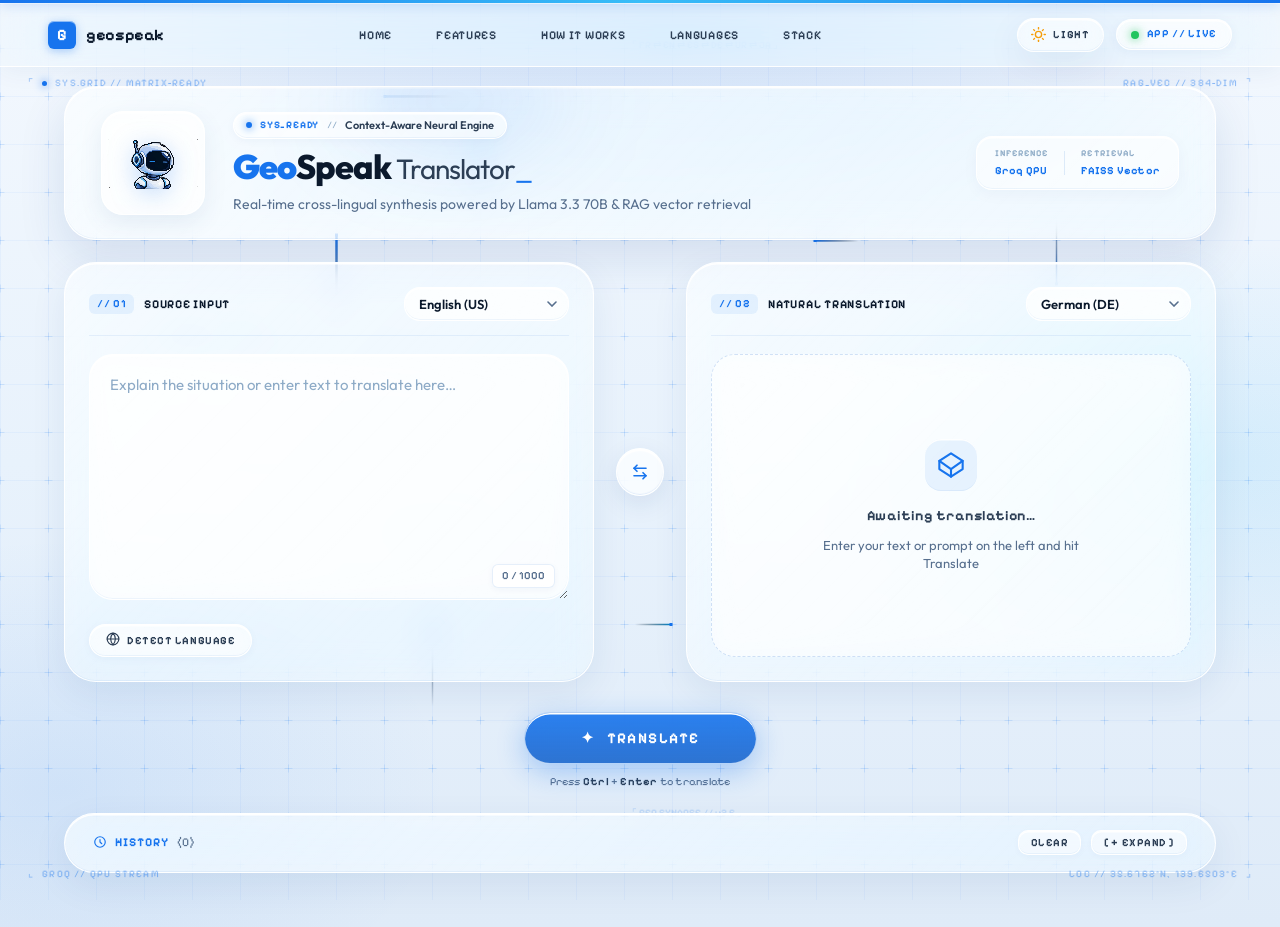
<file: templates/index.html>
<!DOCTYPE html>
<html lang="en">
<head>
    <meta charset="UTF-8" />
    <meta name="viewport" content="width=device-width, initial-scale=1.0" />
    <meta name="description" content="GeoSpeak — AI-powered neural translation workspace with RAG-enhanced precision. Free, fast, and built for humans." />
    <meta name="keywords" content="GeoSpeak, AI translation, live translator, language translation, RAG, NLP, free translation, multilingual" />
    <title>GeoSpeak — Live AI Translator</title>

    <link rel="icon" type="image/png" href="/static/robo_head.png" />

    <!-- Google Fonts: Pixelify Sans + Outfit -->
    <link rel="preconnect" href="https://fonts.googleapis.com" />
    <link rel="preconnect" href="https://fonts.gstatic.com" crossorigin />
    <link href="https://fonts.googleapis.com/css2?family=Pixelify+Sans:wght@400;500;600;700&family=Outfit:wght@300;400;500;600;700;800;900&display=swap" rel="stylesheet" />

    <!-- Apple Glass App Stylesheet -->
    <link rel="stylesheet" href="/static/style.css" />

    <!-- Immediate Theme Application to prevent Flash-Of-Unstyled-Theme -->
    <script>
      (function(){
        try {
          var saved = localStorage.getItem('geospeak-theme');
          var theme = saved || (window.matchMedia && window.matchMedia('(prefers-color-scheme: dark)').matches ? 'dark' : 'light');
          document.documentElement.setAttribute('data-theme', theme);
        } catch(e){}
      })();
    </script>
    <script src="/static/theme.js" defer></script>
</head>
<body>

    <!-- ══ Top Accent Border ══════════════════════════════════════ -->
    <div class="top-border" aria-hidden="true"></div>

    <!-- ══ Terminal Chic Cybernetic Canvas ══════════════════════════ -->
    <canvas id="terminal-canvas" class="decor-canvas" aria-hidden="true"></canvas>

    <!-- ══ Terminal Chic Viewport HUD Telemetry ═════════════════════ -->
    <div class="terminal-hud terminal-hud-tl" aria-hidden="true">
        <span class="hud-bracket">⌜</span>
        <span class="hud-dot"></span>
        <span>SYS.GRID // MATRIX-READY</span>
    </div>
    <div class="terminal-hud terminal-hud-tr" aria-hidden="true">
        <span>RAG_VEC // 384-DIM</span>
        <span class="hud-bracket">⌝</span>
    </div>
    <div class="terminal-hud terminal-hud-bl" aria-hidden="true">
        <span class="hud-bracket">⌞</span>
        <span>GROQ // QPU STREAM</span>
    </div>
    <div class="terminal-hud terminal-hud-br" aria-hidden="true">
        <span>LOC // 35.6762°N, 139.6503°E</span>
        <span class="hud-bracket">⌟</span>
    </div>

    <!-- ══ Apple Glass Navigation Bar ═════════════════════════════ -->
    <nav class="navbar" role="navigation" aria-label="Main navigation">
        <a href="/" class="logo" id="logo-home">
            <div class="logo-mark" aria-hidden="true">G</div>
            geospeak
        </a>

        <ul class="nav-links" role="list">
            <li><a href="/" id="nav-home">Home</a></li>
            <li><a href="/#features" id="nav-features">Features</a></li>
            <li><a href="/#how-it-works" id="nav-how">How It Works</a></li>
            <li><a href="/#languages" id="nav-languages">Languages</a></li>
            <li><a href="/#stack" id="nav-stack">Stack</a></li>
        </ul>

        <div class="nav-actions">
            <button class="theme-toggle-btn" id="theme-toggle-btn" type="button" aria-label="Toggle theme">
                <span class="theme-icon sun-icon" aria-hidden="true">
                    <svg width="15" height="15" viewBox="0 0 24 24" fill="none" stroke="currentColor" stroke-width="2.2" stroke-linecap="round" stroke-linejoin="round"><circle cx="12" cy="12" r="5"></circle><line x1="12" y1="1" x2="12" y2="3"></line><line x1="12" y1="21" x2="12" y2="23"></line><line x1="4.22" y1="4.22" x2="5.64" y2="5.64"></line><line x1="18.36" y1="18.36" x2="19.78" y2="19.78"></line><line x1="1" y1="12" x2="3" y2="12"></line><line x1="21" y1="12" x2="23" y2="12"></line><line x1="4.22" y1="19.78" x2="5.64" y2="18.36"></line><line x1="18.36" y1="5.64" x2="19.78" y2="4.22"></line></svg>
                </span>
                <span class="theme-icon moon-icon" aria-hidden="true">
                    <svg width="15" height="15" viewBox="0 0 24 24" fill="none" stroke="currentColor" stroke-width="2.2" stroke-linecap="round" stroke-linejoin="round"><path d="M21 12.79A9 9 0 1 1 11.21 3 7 7 0 0 0 21 12.79z"></path></svg>
                </span>
                <span class="theme-label" id="theme-label">Light</span>
            </button>

            <div class="nav-status">
                <span class="status-dot"></span>
                <span>App // Live</span>
            </div>
        </div>
    </nav>

    <!-- ─── APP CONTAINER ─── -->
    <div class="app-container">

        <!-- ─── MAIN CONTENT ─── -->
        <main class="main-content">

            <!-- ─── HERO BANNER (Apple Glass Mascot Card) ─── -->
            <header class="hero-banner" aria-label="Translator header">
                <div class="hero-banner-glow" aria-hidden="true"></div>
                <div class="hero-content">
                    <div class="hero-mascot" aria-hidden="true">
                        <div class="mascot-lens">
                            <video autoplay loop muted playsinline preload="auto">
                                <source src="/static/robo_pixel_transparent.webm" type="video/webm" />
                            </video>
                        </div>
                    </div>
                    <div class="hero-text">
                        <div class="hero-jewel-pill">
                            <span class="jewel-beacon" aria-hidden="true"></span>
                            <span class="jewel-label">SYS_READY</span>
                            <span class="jewel-sep">//</span>
                            <span class="jewel-status">Context-Aware Neural Engine</span>
                        </div>
                        <h1 class="hero-title">
                            <span class="accent-geo">Geo</span>Speak<span class="title-sub"> Translator</span><span class="blink-cursor">_</span>
                        </h1>
                        <p class="hero-desc">Real-time cross-lingual synthesis powered by Llama 3.3 70B &amp; RAG vector retrieval</p>
                    </div>
                    <div class="hero-telemetry-badge" aria-hidden="true">
                        <div class="telemetry-item">
                            <span class="telemetry-label">INFERENCE</span>
                            <span class="telemetry-val">Groq QPU</span>
                        </div>
                        <div class="telemetry-sep"></div>
                        <div class="telemetry-item">
                            <span class="telemetry-label">RETRIEVAL</span>
                            <span class="telemetry-val">FAISS Vector</span>
                        </div>
                    </div>
                </div>
            </header>

            <!-- ─── Workspace Grid ─── -->
            <div class="workspace-grid">

                <!-- Source Panel -->
                <section class="translation-panel" aria-label="Source text input">
                    <div class="panel-header">
                        <div class="panel-header-left">
                            <span class="panel-tag">// 01</span>
                            <span class="panel-title">Source Input</span>
                        </div>
                        <div class="select-wrapper">
                            <select class="lang-selector" id="source-lang" aria-label="Source language">
                                <option value="auto">Auto Detect</option>
                                <option value="English" selected>English (US)</option>
                                <option value="Spanish">Spanish</option>
                                <option value="French">French</option>
                                <option value="German">German</option>
                                <option value="Italian">Italian</option>
                                <option value="Portuguese">Portuguese</option>
                                <option value="Dutch">Dutch</option>
                                <option value="Russian">Russian</option>
                                <option value="Chinese">Chinese (Simplified)</option>
                                <option value="Japanese">Japanese</option>
                                <option value="Korean">Korean</option>
                                <option value="Arabic">Arabic</option>
                                <option value="Urdu">Urdu</option>
                                <option value="Hindi">Hindi</option>
                                <option value="Turkish">Turkish</option>
                            </select>
                            <span class="select-arrow" aria-hidden="true">
                                <svg width="10" height="6" viewBox="0 0 10 6" fill="none"><path d="M1 1l4 4 4-4" stroke="currentColor" stroke-width="1.6" stroke-linecap="round"/></svg>
                            </span>
                        </div>
                    </div>

                    <div class="textarea-container">
                        <textarea id="source-text" rows="5" placeholder="Explain the situation or enter text to translate here…" spellcheck="false" aria-describedby="char-counter-source"></textarea>
                        <span class="char-counter" id="char-counter-source"><span id="char-num">0</span> / 1000</span>
                    </div>

                    <div class="panel-footer">
                        <button class="detect-lang-btn" id="detect-lang-btn" type="button" title="Detect the language of the input text">
                            <span class="icon" aria-hidden="true">
                                <svg width="14" height="14" viewBox="0 0 24 24" fill="none" stroke="currentColor" stroke-width="2" stroke-linecap="round" stroke-linejoin="round"><circle cx="12" cy="12" r="10"/><line x1="2" y1="12" x2="22" y2="12"/><path d="M12 2a15.3 15.3 0 0 1 4 10 15.3 15.3 0 0 1-4 10 15.3 15.3 0 0 1-4-10 15.3 15.3 0 0 1 4-10z"/></svg>
                            </span>
                            <span class="detect-label">Detect Language</span>
                            <span class="detected-badge" id="detected-lang-badge">✓ <span id="detected-lang-name">English</span></span>
                        </button>
                    </div>
                </section>

                <!-- Swap Button -->
                <div class="swap-container">
                    <button class="swap-btn" id="swap-btn" type="button" aria-label="Swap source and target languages" title="Swap languages">
                        <span class="arrow" aria-hidden="true">
                            <svg width="18" height="18" viewBox="0 0 24 24" fill="none" stroke="currentColor" stroke-width="2.2" stroke-linecap="round" stroke-linejoin="round"><path d="M8 3L4 7l4 4"/><path d="M4 7h16"/><path d="M16 21l4-4-4-4"/><path d="M20 17H4"/></svg>
                        </span>
                    </button>
                </div>

                <!-- Target Panel -->
                <section class="translation-panel" aria-label="Translation output">
                    <div class="panel-header">
                        <div class="panel-header-left">
                            <span class="panel-tag">// 02</span>
                            <span class="panel-title">Natural Translation</span>
                        </div>
                        <div class="select-wrapper">
                            <select class="lang-selector" id="target-lang" aria-label="Target language">
                                <option value="" disabled>— Select —</option>
                                <option value="English">English (US)</option>
                                <option value="Spanish">Spanish</option>
                                <option value="French">French</option>
                                <option value="German" selected>German (DE)</option>
                                <option value="Italian">Italian</option>
                                <option value="Portuguese">Portuguese</option>
                                <option value="Dutch">Dutch</option>
                                <option value="Russian">Russian</option>
                                <option value="Chinese">Chinese (Simplified)</option>
                                <option value="Japanese">Japanese</option>
                                <option value="Korean">Korean</option>
                                <option value="Arabic">Arabic</option>
                                <option value="Urdu">Urdu</option>
                                <option value="Hindi">Hindi</option>
                                <option value="Turkish">Turkish</option>
                            </select>
                            <span class="select-arrow" aria-hidden="true">
                                <svg width="10" height="6" viewBox="0 0 10 6" fill="none"><path d="M1 1l4 4 4-4" stroke="currentColor" stroke-width="1.6" stroke-linecap="round"/></svg>
                            </span>
                        </div>
                    </div>

                    <div id="output-container">
                        <!-- IDLE -->
                        <div id="state-idle" class="output-state active">
                            <div class="idle-placeholder">
                                <div class="idle-prism-icon" aria-hidden="true">
                                    <svg width="28" height="28" viewBox="0 0 24 24" fill="none" stroke="currentColor" stroke-width="1.8" stroke-linecap="round" stroke-linejoin="round"><polygon points="12 2 22 8.5 22 15.5 12 22 2 15.5 2 8.5 12 2"/><line x1="12" y1="22" x2="12" y2="15.5"/><polyline points="22 8.5 12 15.5 2 8.5"/></svg>
                                </div>
                                <p class="idle-title">Awaiting translation…</p>
                                <span class="idle-sub">Enter your text or prompt on the left and hit Translate</span>
                            </div>
                        </div>

                        <!-- LOADING -->
                        <div id="state-loading" class="output-state">
                            <div class="loading-placeholder">
                                <div class="loading-blocks" aria-hidden="true">
                                    <span class="blk"></span><span class="blk"></span><span class="blk"></span><span class="blk"></span><span class="blk"></span>
                                </div>
                                <span class="loading-text">Translating with Neural Precision…</span>
                                <span class="loading-note">First request may take 15–30s if model is warming up.</span>
                            </div>
                        </div>

                        <!-- RESULT -->
                        <div id="state-result" class="output-state">
                            <div id="confidence-container" style="display: none; align-self: flex-start; margin-bottom: 6px;">
                                <span class="confidence-badge">
                                    <span class="dot-gold"></span>
                                    MATCH CONFIDENCE: <span id="confidence-text">0%</span>
                                </span>
                            </div>
                            <div class="target-output" id="result-text" lang="auto"></div>
                            <div class="context-hint" id="context-hint-card" style="display: none;">
                                <div class="hint-label"><span class="dot" aria-hidden="true"></span> Context Understood</div>
                                <div class="hint-body" id="context-hint-body"></div>
                                <button class="hint-toggle" id="context-toggle-btn" type="button" style="display: none;">[ + Context Hint ]</button>
                                <div class="hint-detail" id="context-detail">
                                    <span id="context-detail-text"></span>
                                    <div class="context-examples-list" id="context-examples-list"></div>
                                </div>
                            </div>
                            <div class="panel-footer">
                                <div class="panel-actions">
                                    <button class="action-btn" id="copy-btn" type="button">
                                        <span class="icon" aria-hidden="true">
                                            <svg width="13" height="13" viewBox="0 0 24 24" fill="none" stroke="currentColor" stroke-width="2" stroke-linecap="round" stroke-linejoin="round"><rect x="9" y="9" width="13" height="13" rx="2" ry="2"/><path d="M5 15H4a2 2 0 0 1-2-2V4a2 2 0 0 1 2-2h9a2 2 0 0 1 2 2v1"/></svg>
                                        </span>
                                        <span>Copy</span>
                                    </button>
                                    <button class="action-btn" id="history-btn" type="button">
                                        <span class="icon" aria-hidden="true">
                                            <svg width="13" height="13" viewBox="0 0 24 24" fill="none" stroke="currentColor" stroke-width="2" stroke-linecap="round" stroke-linejoin="round"><circle cx="12" cy="12" r="10"/><polyline points="12 6 12 12 16 14"/></svg>
                                        </span>
                                        <span>History</span>
                                    </button>
                                </div>
                                <span id="copy-confirm">✓ Copied to clipboard!</span>
                            </div>
                        </div>

                        <!-- ERROR -->
                        <div id="state-error" class="output-state">
                            <div class="error-placeholder">
                                <div class="error-code" id="error-code">[ERROR]</div>
                                <div class="error-msg" id="error-message">Something went wrong</div>
                                <div class="error-hint" id="error-hint">Please try again.</div>
                            </div>
                        </div>
                    </div>
                </section>
            </div>

            <!-- ─── BOTTOM CONTROLS & PRIMARY TRANSLATE CTA ─── -->
            <div class="bottom-controls">
                <div class="translate-btn-wrap">
                    <button class="translate-btn" id="translate-btn" type="button">
                        <span class="icon" aria-hidden="true">✦</span>
                        <span>Translate</span>
                    </button>
                    <span class="shortcut-hint">Press <strong>Ctrl</strong> + <strong>Enter</strong> to translate</span>
                </div>
            </div>

            <!-- ─── HISTORY PANEL ─── -->
            <div class="history-panel collapsed" id="history-panel">
                <div class="history-header" id="history-header-toggle">
                    <span class="h-label">
                        <span class="h-icon" aria-hidden="true">
                            <svg width="14" height="14" viewBox="0 0 24 24" fill="none" stroke="currentColor" stroke-width="2" stroke-linecap="round" stroke-linejoin="round"><path d="M12 8v4l3 3"/><circle cx="12" cy="12" r="9"/></svg>
                        </span>
                        History <span class="count" id="history-count">(0)</span>
                    </span>
                    <div class="h-controls">
                        <button id="clear-history-btn" type="button">Clear</button>
                        <button class="h-toggle" id="toggle-history-btn" type="button">[ + Expand ]</button>
                    </div>
                </div>
                <div class="history-body" id="history-list">
                    <div class="history-empty">No translations yet.</div>
                </div>
            </div>

        </main>
        <!-- /main-content -->

    </div>
    <!-- /app-container -->

    <!-- Scripts: Terminal Chic Cybernetic Canvas & Application Logic -->
    <script src="/static/terminal-canvas.js"></script>

    <!-- Lenis Momentum Smooth Scroll Engine -->
    <script src="/static/lenis.min.js"></script>
    <script src="/static/smooth-scroll.js"></script>
    <script src="/static/script.js"></script>
</body>
</html>
</file>
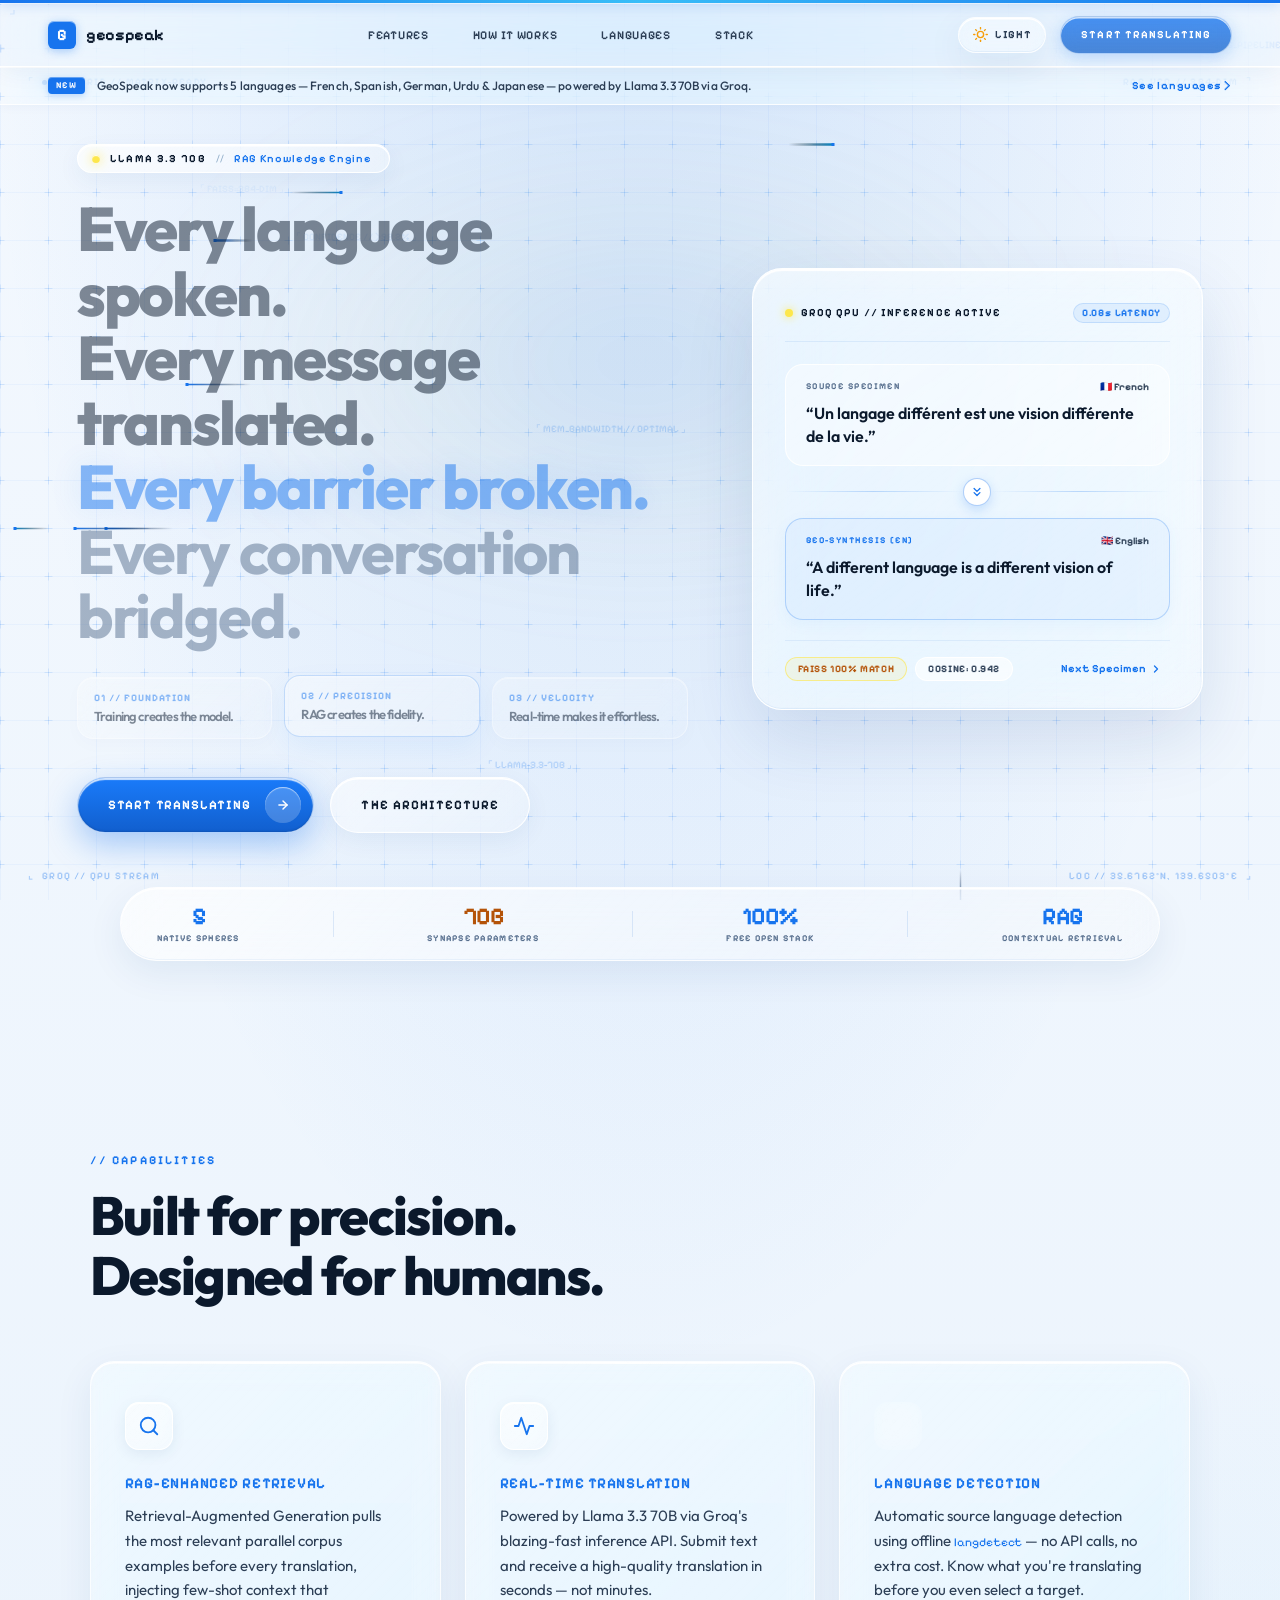
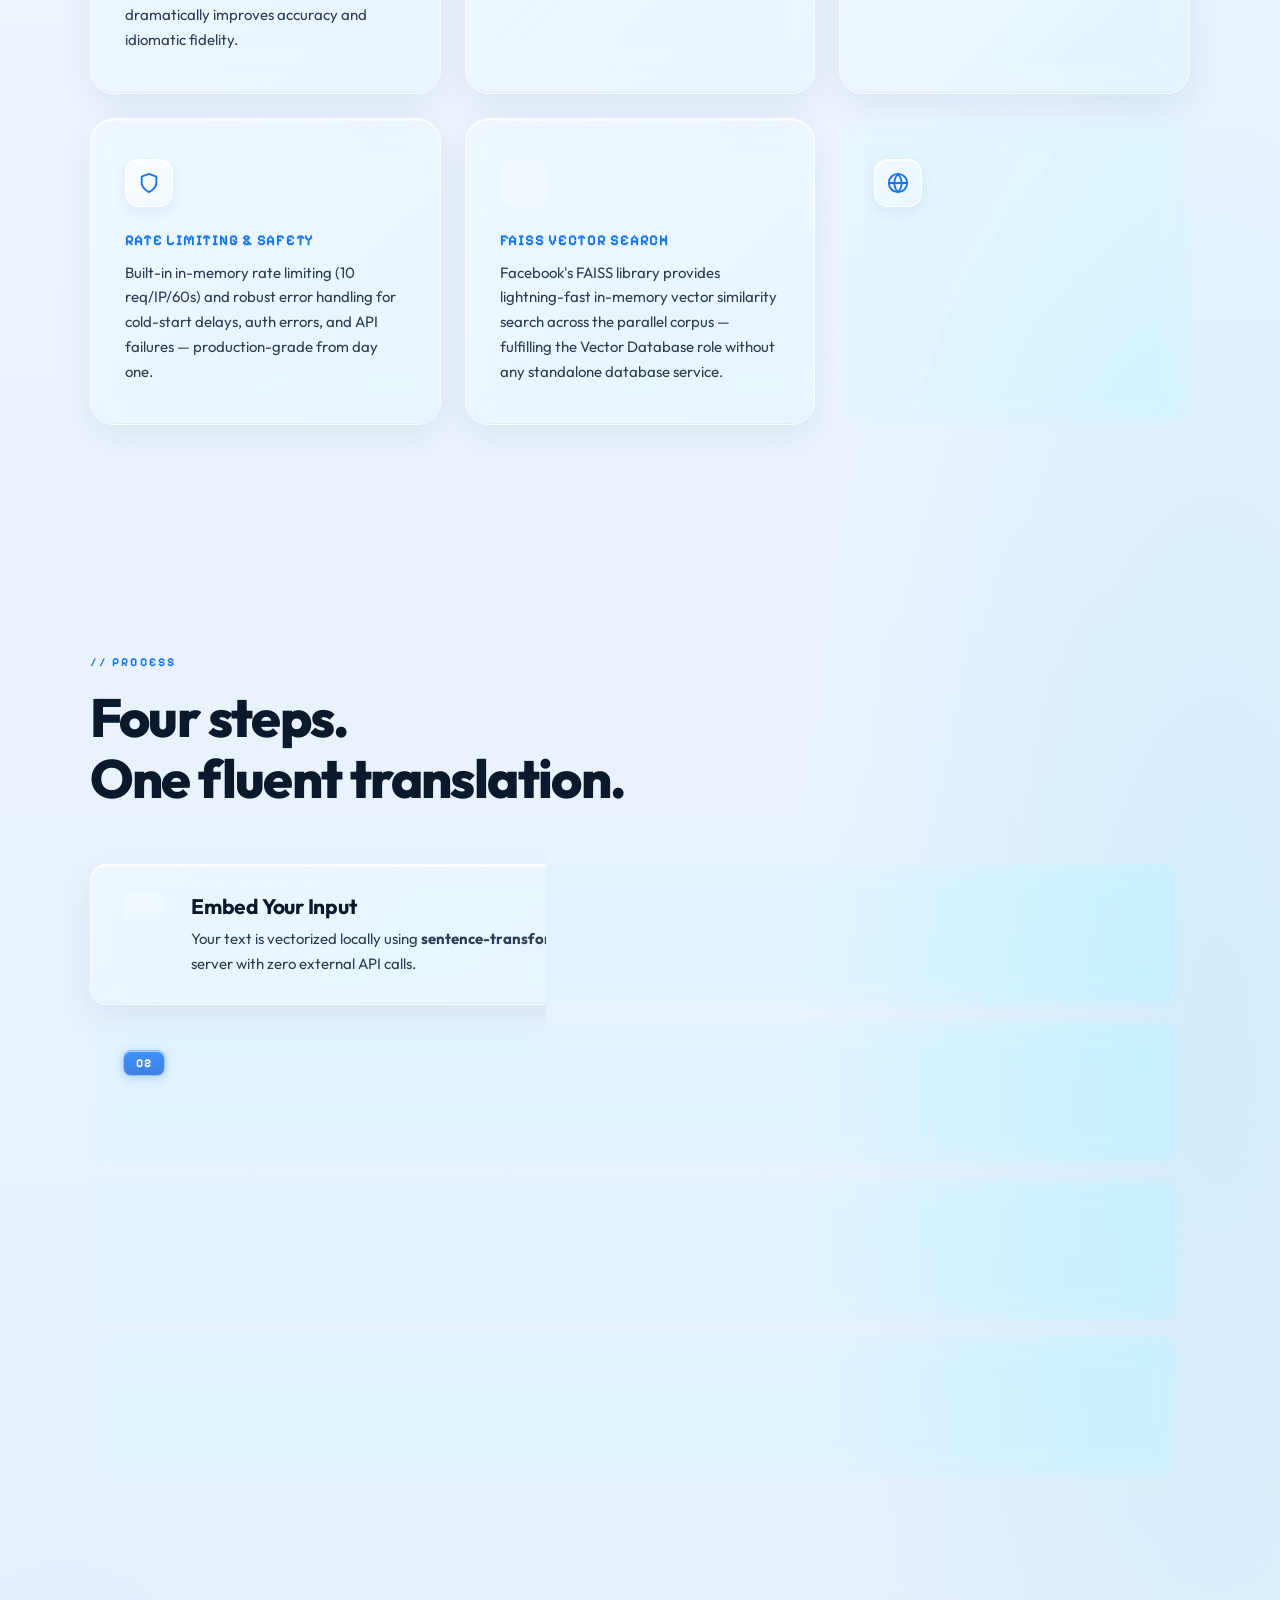
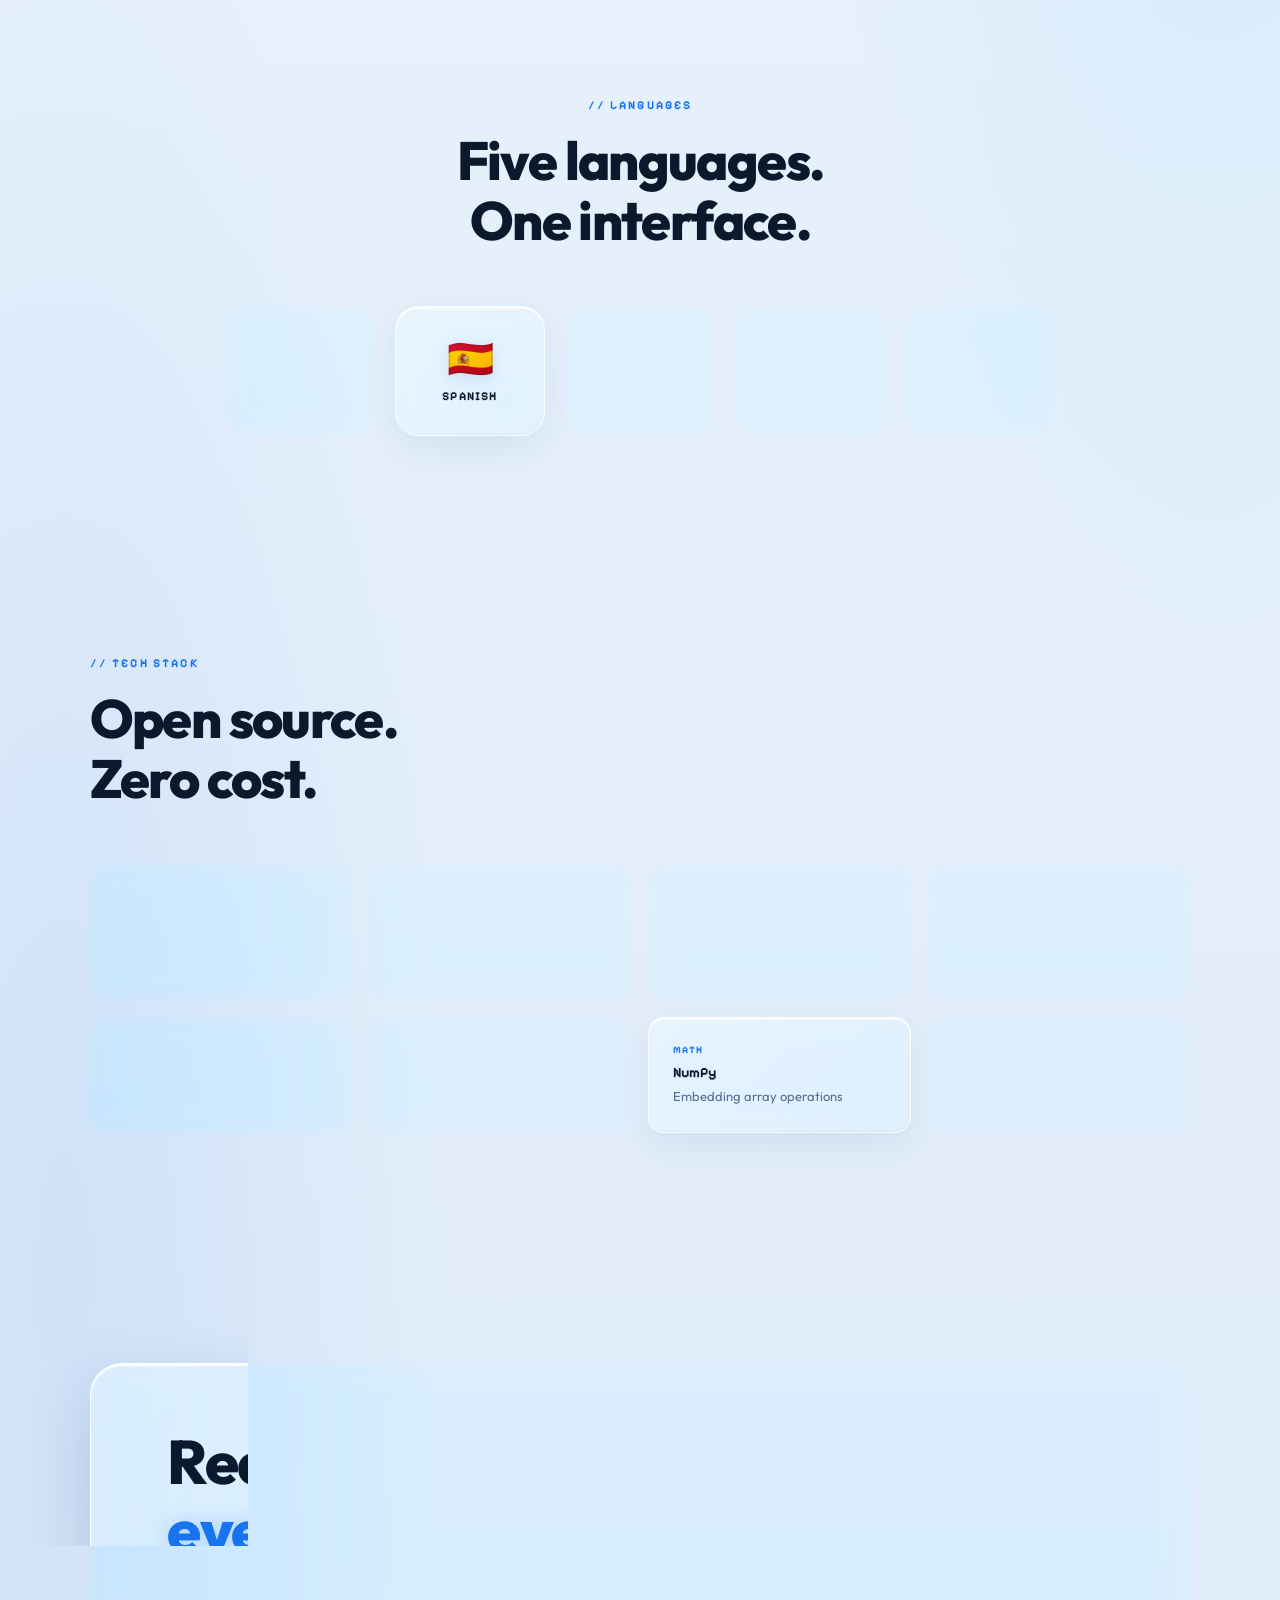
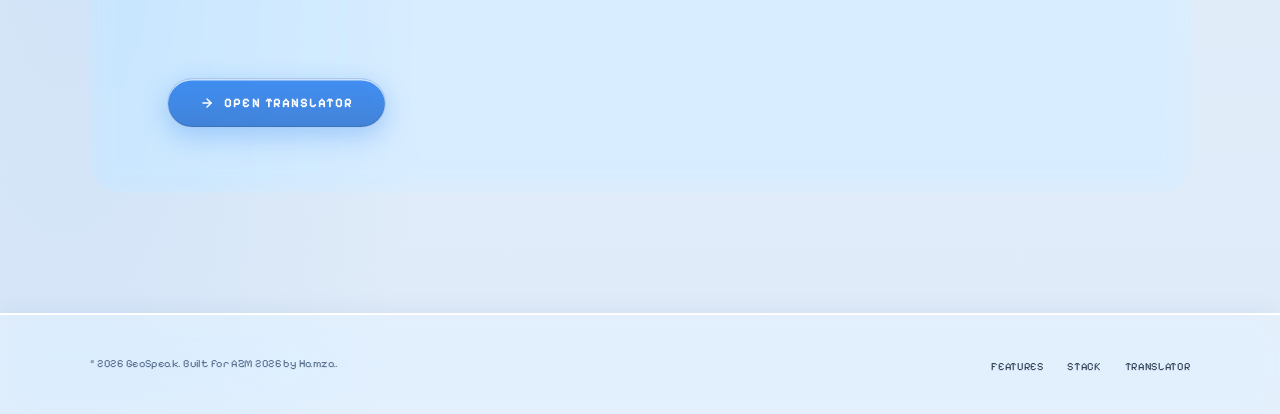
<file: templates/landing.html>
<!DOCTYPE html>
<html lang="en">
<head>
  <meta charset="UTF-8" />
  <meta name="viewport" content="width=device-width, initial-scale=1.0" />
  <meta name="description" content="GeoSpeak — AI-powered real-time language translation. Break every language barrier with RAG-enhanced precision. Free, fast, and built for humans." />
  <meta name="keywords" content="GeoSpeak, AI translation, language translation, RAG, NLP, free translation, multilingual" />
  <meta property="og:title" content="GeoSpeak — AI Translation, Zero Barriers" />
  <meta property="og:description" content="Real-time AI translation powered by RAG and open-source LLMs. No API costs. No limits." />
  <title>GeoSpeak — AI Translation, Zero Barriers</title>

  <!-- Google Fonts: Pixelify Sans + Outfit -->
  <link rel="preconnect" href="https://fonts.googleapis.com" />
  <link rel="preconnect" href="https://fonts.gstatic.com" crossorigin />
  <link href="https://fonts.googleapis.com/css2?family=Pixelify+Sans:wght@400;500;600;700&family=Outfit:wght@300;400;500;600;700;800;900&display=swap" rel="stylesheet" />

  <!-- Landing Stylesheet -->
  <link rel="stylesheet" href="/static/landing.css" />
  <!-- Cinematic Luxury Hero Stylesheet -->
  <link rel="stylesheet" href="/static/hero-cinema.css" />

  <!-- Immediate Theme Application to prevent Flash-Of-Unstyled-Theme -->
  <script>
    (function(){
      try {
        var saved = localStorage.getItem('geospeak-theme');
        var theme = saved || (window.matchMedia && window.matchMedia('(prefers-color-scheme: dark)').matches ? 'dark' : 'light');
        document.documentElement.setAttribute('data-theme', theme);
      } catch(e){}
    })();
  </script>
  <script src="/static/theme.js" defer></script>
</head>
<body>

  <!-- ══ Top Accent Border ══════════════════════════════════════ -->
  <div class="top-border" aria-hidden="true"></div>

  <!-- ══ Terminal Chic Cybernetic Canvas ══════════════════════════ -->
  <canvas id="terminal-canvas" class="decor-canvas" aria-hidden="true"></canvas>

  <!-- ══ Terminal Chic Viewport HUD Telemetry ═════════════════════ -->
  <div class="terminal-hud terminal-hud-tl" aria-hidden="true">
    <span class="hud-bracket">⌜</span>
    <span class="hud-dot"></span>
    <span>SYS.GRID // MATRIX-READY</span>
  </div>
  <div class="terminal-hud terminal-hud-tr" aria-hidden="true">
    <span>RAG_VEC // 384-DIM</span>
    <span class="hud-bracket">⌝</span>
  </div>
  <div class="terminal-hud terminal-hud-bl" aria-hidden="true">
    <span class="hud-bracket">⌞</span>
    <span>GROQ // QPU STREAM</span>
  </div>
  <div class="terminal-hud terminal-hud-br" aria-hidden="true">
    <span>LOC // 35.6762°N, 139.6503°E</span>
    <span class="hud-bracket">⌟</span>
  </div>

  <!-- ══ Apple Glass Top Navbar ═════════════════════════════════ -->
  <nav class="navbar" role="navigation" aria-label="Main navigation">
    <a href="/" class="logo" id="logo-home">
      <div class="logo-mark" aria-hidden="true">G</div>
      geospeak
    </a>

    <ul class="nav-links" role="list">
      <li><a href="#features" id="nav-features">Features</a></li>
      <li><a href="#how-it-works" id="nav-how">How It Works</a></li>
      <li><a href="#languages" id="nav-languages">Languages</a></li>
      <li><a href="#stack" id="nav-stack">Stack</a></li>
    </ul>

    <div class="nav-actions">
      <button class="theme-toggle-btn" id="theme-toggle-btn" type="button" aria-label="Toggle theme">
        <span class="theme-icon sun-icon" aria-hidden="true">
          <svg width="15" height="15" viewBox="0 0 24 24" fill="none" stroke="currentColor" stroke-width="2.2" stroke-linecap="round" stroke-linejoin="round"><circle cx="12" cy="12" r="5"></circle><line x1="12" y1="1" x2="12" y2="3"></line><line x1="12" y1="21" x2="12" y2="23"></line><line x1="4.22" y1="4.22" x2="5.64" y2="5.64"></line><line x1="18.36" y1="18.36" x2="19.78" y2="19.78"></line><line x1="1" y1="12" x2="3" y2="12"></line><line x1="21" y1="12" x2="23" y2="12"></line><line x1="4.22" y1="19.78" x2="5.64" y2="18.36"></line><line x1="18.36" y1="5.64" x2="19.78" y2="4.22"></line></svg>
        </span>
        <span class="theme-icon moon-icon" aria-hidden="true">
          <svg width="15" height="15" viewBox="0 0 24 24" fill="none" stroke="currentColor" stroke-width="2.2" stroke-linecap="round" stroke-linejoin="round"><path d="M21 12.79A9 9 0 1 1 11.21 3 7 7 0 0 0 21 12.79z"></path></svg>
        </span>
        <span class="theme-label" id="theme-label">Light</span>
      </button>

      <a href="/app" class="nav-cta" id="nav-cta-translate">
        Start Translating
      </a>
    </div>
  </nav>

  <!-- ══ Announcement Ticker ════════════════════════════════════ -->
  <div class="ticker" role="banner" aria-label="Announcement">
    <span class="ticker-badge">New</span>
    <span class="ticker-text">
      GeoSpeak now supports 5 languages — French, Spanish, German, Urdu &amp; Japanese — powered by Llama 3.3 70B via Groq.
    </span>
    <a href="#languages" class="ticker-link" id="ticker-readmore">See languages &gt;</a>
  </div>

  <!-- ══ Cinematic Luxury Hero Section: The Linguistic Prism ════ -->
  <section class="cinematic-hero" id="hero" aria-label="GeoSpeak Monolith">
    
    <!-- Volumetric Subsurface Glow (Optical Prism) -->
    <div class="hero-prism-glow" aria-hidden="true"></div>

    <!-- Ambient Telemetry Strip (Z-1 Coordinates) -->

    <!-- Architectural Stage Grid -->
    <div class="hero-stage">
      
      <!-- Left Column: The Monolithic Linguistic Typography -->
      <div class="hero-editorial">
        <div class="hero-jewel-pill">
          <span class="jewel-beacon" aria-hidden="true"></span>
          <span class="jewel-label">Llama 3.3 70B</span>
          <span class="jewel-sep">//</span>
          <span class="jewel-status">RAG Knowledge Engine</span>
        </div>

        <h1 class="hero-monolith-title">
          <span class="monolith-line hero-line" data-tier="1">Every language spoken.</span>
          <span class="monolith-line hero-line" data-tier="2">Every message translated.</span>
          <span class="monolith-line hero-line accent-line" data-tier="3">Every barrier broken.</span>
          <span class="monolith-line hero-line subtle-line" data-tier="4">Every conversation bridged.</span>
        </h1>

        <!-- Manifesto Triptych (Architectural Glass Panels) -->
        <div class="hero-manifesto-triptych">
          <div class="manifesto-panel hero-para" data-tier="1">
            <span class="manifesto-num">01 // FOUNDATION</span>
            <p>Training creates the model.</p>
          </div>
          <div class="manifesto-panel hero-para highlight" data-tier="2">
            <span class="manifesto-num">02 // PRECISION</span>
            <p>RAG creates the fidelity.</p>
          </div>
          <div class="manifesto-panel hero-para" data-tier="3">
            <span class="manifesto-num">03 // VELOCITY</span>
            <p>Real-time makes it effortless.</p>
          </div>
        </div>

        <!-- Haute Action Cluster -->
        <div class="hero-action-cluster" id="hero-cta-row">
          <a href="/app" class="btn-monolith-primary" id="cta-translate-now">
            <span>Start Translating</span>
            <span class="btn-medallion" aria-hidden="true">
              <svg width="14" height="14" viewBox="0 0 24 24" fill="none" stroke="currentColor" stroke-width="2.5" stroke-linecap="round" stroke-linejoin="round"><line x1="5" y1="12" x2="19" y2="12"/><polyline points="12 5 19 12 12 19"/></svg>
            </span>
          </a>
          <a href="#how-it-works" class="btn-monolith-glass" id="cta-see-how">
            <span>The Architecture</span>
          </a>
        </div>
      </div>

      <!-- Right Column: Optical Sapphire Instrument (Floating Specimen) -->
      <div class="hero-specimen-stage" id="specimen-stage" aria-label="Interactive Translation Instrument">
        <div class="specimen-glass-card" id="specimen-card">
          
          <div class="specimen-topbar">
            <div class="specimen-status-group">
              <span class="specimen-beacon" aria-hidden="true"></span>
              <span class="specimen-engine-name">GROQ QPU // INFERENCE ACTIVE</span>
            </div>
            <span class="specimen-latency-tag">0.08s LATENCY</span>
          </div>

          <div class="specimen-corpus-preview">
            <div class="corpus-pane source-pane">
              <div class="corpus-header">
                <span class="corpus-tag">SOURCE SPECIMEN</span>
                <span class="corpus-lang-pill" id="specimen-src-lang">🇫🇷 French</span>
              </div>
              <p class="corpus-quote" id="specimen-src-text">“Un langage différent est une vision différente de la vie.”</p>
            </div>

            <div class="specimen-optical-junction" aria-hidden="true">
              <div class="optical-line"></div>
              <div class="optical-orb">
                <svg width="14" height="14" viewBox="0 0 24 24" fill="none" stroke="currentColor" stroke-width="2.2" stroke-linecap="round" stroke-linejoin="round"><polyline points="7 13 12 18 17 13"/><polyline points="7 6 12 11 17 6"/></svg>
              </div>
              <div class="optical-line"></div>
            </div>

            <div class="corpus-pane target-pane">
              <div class="corpus-header">
                <span class="corpus-tag active">GEO-SYNTHESIS [EN]</span>
                <span class="corpus-lang-pill">🇬🇧 English</span>
              </div>
              <p class="corpus-quote" id="specimen-target-text">“A different language is a different vision of life.”</p>
            </div>
          </div>

          <div class="specimen-footer">
            <div class="specimen-chip-row">
              <span class="specimen-chip gold-spec" id="specimen-vector-chip">FAISS 100% MATCH</span>
              <span class="specimen-chip">COSINE: 0.942</span>
            </div>
            <button class="specimen-cycle-btn" id="specimen-cycle-trigger" title="Cycle specimen quote">
              <span>Next Specimen</span>
              <svg width="12" height="12" viewBox="0 0 24 24" fill="none" stroke="currentColor" stroke-width="2.5" stroke-linecap="round" stroke-linejoin="round"><polyline points="9 18 15 12 9 6"/></svg>
            </button>
          </div>

        </div>
      </div>

    </div>

    <!-- Bottom Chrono Horological Telemetry Dock -->
    <div class="hero-chrono-dock" id="hero-stats">
      <div class="chrono-module">
        <span class="chrono-stat">5</span>
        <span class="chrono-metric">Native Spheres</span>
      </div>
      <div class="chrono-separator" aria-hidden="true"></div>
      <div class="chrono-module">
        <span class="chrono-stat gold-stat">70B</span>
        <span class="chrono-metric">Synapse Parameters</span>
      </div>
      <div class="chrono-separator" aria-hidden="true"></div>
      <div class="chrono-module">
        <span class="chrono-stat">100%</span>
        <span class="chrono-metric">Free Open Stack</span>
      </div>
      <div class="chrono-separator" aria-hidden="true"></div>
      <div class="chrono-module">
        <span class="chrono-stat">RAG</span>
        <span class="chrono-metric">Contextual Retrieval</span>
      </div>
    </div>

  </section>

  <!-- ══ Features Section (Apple Liquid Glass Cards) ═════════════ -->
  <section class="features" id="features" aria-label="Features">
    <p class="section-eyebrow reveal">// capabilities</p>
    <h2 class="section-title reveal">Built for precision.<br/>Designed for humans.</h2>

    <div class="features-grid">

      <div class="feature-card reveal">
        <div class="feature-icon" aria-hidden="true">
          <svg width="22" height="22" viewBox="0 0 24 24" fill="none" stroke="currentColor" stroke-width="2" stroke-linecap="round" stroke-linejoin="round"><circle cx="11" cy="11" r="8"/><line x1="21" y1="21" x2="16.65" y2="16.65"/></svg>
        </div>
        <h3 class="feature-title">RAG-Enhanced Retrieval</h3>
        <p class="feature-desc">Retrieval-Augmented Generation pulls the most relevant parallel corpus examples before every translation, injecting few-shot context that dramatically improves accuracy and idiomatic fidelity.</p>
      </div>

      <div class="feature-card reveal">
        <div class="feature-icon" aria-hidden="true">
          <svg width="22" height="22" viewBox="0 0 24 24" fill="none" stroke="currentColor" stroke-width="2" stroke-linecap="round" stroke-linejoin="round"><polyline points="22 12 18 12 15 21 9 3 6 12 2 12"/></svg>
        </div>
        <h3 class="feature-title">Real-Time Translation</h3>
        <p class="feature-desc">Powered by Llama 3.3 70B via Groq's blazing-fast inference API. Submit text and receive a high-quality translation in seconds — not minutes.</p>
      </div>

      <div class="feature-card reveal">
        <div class="feature-icon" aria-hidden="true">
          <svg width="22" height="22" viewBox="0 0 24 24" fill="none" stroke="currentColor" stroke-width="2" stroke-linecap="round" stroke-linejoin="round"><rect x="3" y="3" width="18" height="18" rx="2"/><line x1="9" y1="3" x2="9" y2="21"/></svg>
        </div>
        <h3 class="feature-title">Language Detection</h3>
        <p class="feature-desc">Automatic source language detection using offline <code style="font-family:var(--mono);font-size:12px;color:var(--accent);">langdetect</code> — no API calls, no extra cost. Know what you're translating before you even select a target.</p>
      </div>

      <div class="feature-card reveal">
        <div class="feature-icon" aria-hidden="true">
          <svg width="22" height="22" viewBox="0 0 24 24" fill="none" stroke="currentColor" stroke-width="2" stroke-linecap="round" stroke-linejoin="round"><path d="M12 22s8-4 8-10V5l-8-3-8 3v7c0 6 8 10 8 10z"/></svg>
        </div>
        <h3 class="feature-title">Rate Limiting & Safety</h3>
        <p class="feature-desc">Built-in in-memory rate limiting (10 req/IP/60s) and robust error handling for cold-start delays, auth errors, and API failures — production-grade from day one.</p>
      </div>

      <div class="feature-card reveal">
        <div class="feature-icon" aria-hidden="true">
          <svg width="22" height="22" viewBox="0 0 24 24" fill="none" stroke="currentColor" stroke-width="2" stroke-linecap="round" stroke-linejoin="round"><ellipse cx="12" cy="5" rx="9" ry="3"/><path d="M21 12c0 1.66-4 3-9 3s-9-1.34-9-3"/><path d="M3 5v14c0 1.66 4 3 9 3s9-1.34 9-3V5"/></svg>
        </div>
        <h3 class="feature-title">FAISS Vector Search</h3>
        <p class="feature-desc">Facebook's FAISS library provides lightning-fast in-memory vector similarity search across the parallel corpus — fulfilling the Vector Database role without any standalone database service.</p>
      </div>

      <div class="feature-card reveal">
        <div class="feature-icon" aria-hidden="true">
          <svg width="22" height="22" viewBox="0 0 24 24" fill="none" stroke="currentColor" stroke-width="2" stroke-linecap="round" stroke-linejoin="round"><circle cx="12" cy="12" r="10"/><line x1="2" y1="12" x2="22" y2="12"/><path d="M12 2a15.3 15.3 0 0 1 4 10 15.3 15.3 0 0 1-4 10 15.3 15.3 0 0 1-4-10 15.3 15.3 0 0 1 4-10z"/></svg>
        </div>
        <h3 class="feature-title">100% Free Stack</h3>
        <p class="feature-desc">Zero paid APIs. Sentence-transformers run locally for embeddings. Groq's free tier powers LLM inference. Open-source from embeddings to output.</p>
      </div>

    </div>
  </section>

  <!-- ══ How It Works (Liquid Glass Process Cards) ════════════════ -->
  <section class="how-it-works" id="how-it-works" aria-label="How it works">
    <p class="section-eyebrow reveal">// process</p>
    <h2 class="section-title reveal">Four steps.<br/>One fluent translation.</h2>

    <div class="steps-list">

      <div class="step-item reveal">
        <span class="step-num">01</span>
        <div class="step-body">
          <h3 class="step-title">Embed Your Input</h3>
          <p class="step-desc">Your text is vectorized locally using <strong>sentence-transformers/all-MiniLM-L6-v2</strong> — a compact, highly efficient model that runs entirely on your server with zero external API calls.</p>
        </div>
      </div>

      <div class="step-item reveal">
        <span class="step-num">02</span>
        <div class="step-body">
          <h3 class="step-title">Retrieve Corpus Examples</h3>
          <p class="step-desc">FAISS searches the in-memory parallel corpus index for the most semantically similar translation examples in your target language — pulling just the right few-shot context for the LLM.</p>
        </div>
      </div>

      <div class="step-item reveal">
        <span class="step-num">03</span>
        <div class="step-body">
          <h3 class="step-title">Build the Prompt</h3>
          <p class="step-desc">Retrieved examples are assembled into a structured few-shot instruction prompt — giving Llama 3.3 70B exactly the linguistic context it needs to generate an idiomatic, accurate translation.</p>
        </div>
      </div>

      <div class="step-item reveal">
        <span class="step-num">04</span>
        <div class="step-body">
          <h3 class="step-title">Return the Translation</h3>
          <p class="step-desc">The Groq inference API responds with a clean translation. GeoSpeak strips any model preamble, displays the result, and gives you a one-click copy — ready to use instantly.</p>
        </div>
      </div>

    </div>
  </section>

  <!-- ══ Languages Section (Liquid Glass Cards) ═══════════════════ -->
  <section class="languages" id="languages" aria-label="Supported languages">
    <p class="section-eyebrow reveal">// languages</p>
    <h2 class="section-title reveal" style="max-width:100%; text-align:center;">Five languages.<br/>One interface.</h2>

    <div class="lang-grid">
      <div class="lang-card reveal">
        <span class="lang-flag">🇫🇷</span>
        <span class="lang-name">French</span>
      </div>
      <div class="lang-card reveal">
        <span class="lang-flag">🇪🇸</span>
        <span class="lang-name">Spanish</span>
      </div>
      <div class="lang-card reveal">
        <span class="lang-flag">🇩🇪</span>
        <span class="lang-name">German</span>
      </div>
      <div class="lang-card reveal">
        <span class="lang-flag">🇵🇰</span>
        <span class="lang-name">Urdu</span>
      </div>
      <div class="lang-card reveal">
        <span class="lang-flag">🇯🇵</span>
        <span class="lang-name">Japanese</span>
      </div>
    </div>
  </section>

  <!-- ══ Tech Stack Section (Apple Glass Modular Tiles) ════════════ -->
  <section class="stack-section" id="stack" aria-label="Technology stack">
    <p class="section-eyebrow reveal">// tech stack</p>
    <h2 class="section-title reveal">Open source.<br/>Zero cost.</h2>

    <div class="stack-grid">
      <div class="stack-item reveal">
        <span class="stack-label">Framework</span>
        <span class="stack-name">Flask</span>
        <span class="stack-sub">Routes, JSON API, template rendering</span>
      </div>
      <div class="stack-item reveal">
        <span class="stack-label">Embeddings</span>
        <span class="stack-name">sentence-transformers</span>
        <span class="stack-sub">all-MiniLM-L6-v2 — runs locally</span>
      </div>
      <div class="stack-item reveal">
        <span class="stack-label">Vector Search</span>
        <span class="stack-name">FAISS</span>
        <span class="stack-sub">In-memory similarity search</span>
      </div>
      <div class="stack-item reveal">
        <span class="stack-label">LLM</span>
        <span class="stack-name">Llama 3.3 70B</span>
        <span class="stack-sub">via Groq Inference API (free tier)</span>
      </div>
      <div class="stack-item reveal">
        <span class="stack-label">Detection</span>
        <span class="stack-name">langdetect</span>
        <span class="stack-sub">Offline language identification</span>
      </div>
      <div class="stack-item reveal">
        <span class="stack-label">Testing</span>
        <span class="stack-name">pytest</span>
        <span class="stack-sub">5 test cases, fully mocked</span>
      </div>
      <div class="stack-item reveal">
        <span class="stack-label">Math</span>
        <span class="stack-name">NumPy</span>
        <span class="stack-sub">Embedding array operations</span>
      </div>
      <div class="stack-item reveal">
        <span class="stack-label">Frontend</span>
        <span class="stack-name">HTML5 / CSS / JS</span>
        <span class="stack-sub">Apple Liquid Glass UI</span>
      </div>
    </div>
  </section>

  <!-- ══ CTA Showcase Section (Apple Glass Large Surface) ═════════ -->
  <section class="cta-section" id="cta" aria-label="Call to action">
    <div class="cta-box reveal">
      <h2 class="cta-headline">
        Ready to break<br /><span>every language barrier?</span>
      </h2>
      <p class="cta-sub">
        GeoSpeak is free, open-source, and ready to translate. No sign-up. No API keys on your end. Just fluent, AI-powered communication.
      </p>
      <div class="hero-cta-row visible" id="cta-buttons" style="opacity:1; transform:none; justify-content:flex-start; margin-top:0;">
        <a href="/app" class="btn-primary" id="cta-bottom-translate">
          <svg width="14" height="14" viewBox="0 0 24 24" fill="none" stroke="currentColor" stroke-width="2.5" stroke-linecap="round" stroke-linejoin="round" aria-hidden="true"><line x1="5" y1="12" x2="19" y2="12"/><polyline points="12 5 19 12 12 19"/></svg>
          Open Translator
        </a>
        <a href="https://github.com/syedhamza6448/geospeak" class="btn-outline" id="cta-bottom-github" target="_blank">
          View on GitHub
        </a>
      </div>
    </div>
  </section>

  <!-- ══ Apple Glass Footer ═══════════════════════════════════════ -->
  <footer role="contentinfo">
    <span class="footer-copy">&copy; 2026 GeoSpeak. Built for AZM 2026 by Hamza.</span>
    <ul class="footer-links" role="list">
      <li><a href="#features" id="footer-features">Features</a></li>
      <li><a href="#stack" id="footer-stack">Stack</a></li>
      <li><a href="/app" id="footer-app">Translator</a></li>
    </ul>
  </footer>

  <!-- ══ Scripts ═════════════════════════════════════════════════ -->
  <!-- Terminal Chic Cybernetic Canvas Animation Script (Full Webpage) -->
  <script src="/static/terminal-canvas.js"></script>

  <!-- Lenis Momentum Smooth Scroll Engine -->
  <script src="/static/lenis.min.js"></script>
  <script src="/static/smooth-scroll.js"></script>

  <!-- UI Interactions & Scroll Dynamics -->
  <script>
    document.addEventListener('DOMContentLoaded', () => {

      // ── 1. Hero CTA / stats / lang-strip fade-in on load ──────────
      setTimeout(() => document.getElementById('hero-cta-row')?.classList.add('visible'), 500);
      setTimeout(() => document.getElementById('hero-stats')?.classList.add('visible'),   750);
      setTimeout(() => document.getElementById('lang-strip')?.classList.add('visible'),  950);

      // ── 2. Hero lines & paras: increase opacity on scroll (0.5 -> 1.0) ──
      const heroTextEls = document.querySelectorAll('.hero-line, .hero-para');

      function updateHeroScroll() {
        const scrollY = window.pageYOffset || document.documentElement.scrollTop || document.body.scrollTop || window.scrollY || 0;
        
        heroTextEls.forEach((el, index) => {
          const start = index * 40;
          const duration = 80;
          
          let lineProgress = 0;
          if (scrollY > start) {
            lineProgress = Math.min((scrollY - start) / duration, 1);
          }
          
          const globalProgress = Math.min(scrollY / 360, 1) * 0.4;
          const totalProgress = Math.min(Math.max(lineProgress, globalProgress), 1);
          const opacity = (0.5 + 0.5 * totalProgress).toFixed(2);
          
          el.style.opacity = opacity;
          
          if (totalProgress >= 0.8) {
            el.classList.add('focused');
          } else {
            el.classList.remove('focused');
          }
        });
      }

      window.addEventListener('scroll', updateHeroScroll, { passive: true });
      document.addEventListener('scroll', updateHeroScroll, { passive: true });
      window.addEventListener('resize', updateHeroScroll, { passive: true });
      window.addEventListener('load', updateHeroScroll);
      updateHeroScroll();

      // ── 3. General scroll-reveal (.reveal elements) ───────────────
      const revealObserver = new IntersectionObserver((entries) => {
        entries.forEach(entry => {
          if (entry.isIntersecting) {
            entry.target.classList.add('visible');
            revealObserver.unobserve(entry.target);
          }
        });
      }, { threshold: 0.12, rootMargin: '0px 0px -40px 0px' });

      document.querySelectorAll('.reveal').forEach((el, i) => {
        el.style.transitionDelay = `${(i % 6) * 0.08}s`;
        revealObserver.observe(el);
      });

      // ── 5. Cinematic Luxury Specimen Interactions ─────────────────
      const specimenStage = document.getElementById('specimen-stage');
      const specimenCard = document.getElementById('specimen-card');
      const srcLangEl = document.getElementById('specimen-src-lang');
      const srcTextEl = document.getElementById('specimen-src-text');
      const targetTextEl = document.getElementById('specimen-target-text');
      const cycleBtn = document.getElementById('specimen-cycle-trigger');
      const vectorChip = document.getElementById('specimen-vector-chip');

      // 3D Magnetic Gyro Tilt
      if (specimenStage && specimenCard) {
        specimenStage.addEventListener('mousemove', (e) => {
          const rect = specimenStage.getBoundingClientRect();
          const x = e.clientX - rect.left;
          const y = e.clientY - rect.top;
          const centerX = rect.width / 2;
          const centerY = rect.height / 2;
          const rotateX = ((y - centerY) / centerY) * -9;
          const rotateY = ((x - centerX) / centerX) * 9;
          specimenCard.style.transform = `perspective(1000px) rotateX(${rotateX.toFixed(2)}deg) rotateY(${rotateY.toFixed(2)}deg) translateY(-2px)`;
        });

        specimenStage.addEventListener('mouseleave', () => {
          specimenCard.style.transform = 'perspective(1000px) rotateX(0deg) rotateY(0deg) translateY(0)';
        });
      }

      // Bilingual Specimen Corpus Dataset
      const specimens = [
        {
          lang: "🇫🇷 French",
          src: "“Un langage différent est une vision différente de la vie.”",
          target: "“A different language is a different vision of life.”",
          match: "FAISS 100% MATCH"
        },
        {
          lang: "🇪🇸 Spanish",
          src: "“Los límites de mi lenguaje son los límites de mi mundo.”",
          target: "“The limits of my language mean the limits of my world.”",
          match: "FAISS 99.8% MATCH"
        },
        {
          lang: "🇩🇪 German",
          src: "“Wer fremde Sprachen nicht kennt, weiß nichts von seiner eigenen.”",
          target: "“He who does not know foreign languages knows nothing of his own.”",
          match: "FAISS 100% MATCH"
        },
        {
          lang: "🇵🇰 Urdu",
          src: "“زبان صرف الفاظ کا مجموعہ نہیں، تہذیب اور روح کی تصویر ہے۔”",
          target: "“Language is not merely words, but a portrait of culture and soul.”",
          match: "FAISS 99.4% MATCH"
        },
        {
          lang: "🇯🇵 Japanese",
          src: "“七転び八起き — 言葉は国境を越えて心を繋ぐ。”",
          target: "“Fall seven times, stand up eight — words transcend borders to unite hearts.”",
          match: "FAISS 100% MATCH"
        }
      ];

      let currentSpecimenIdx = 0;
      function cycleSpecimen() {
        if (!srcTextEl || !targetTextEl) return;
        currentSpecimenIdx = (currentSpecimenIdx + 1) % specimens.length;
        const item = specimens[currentSpecimenIdx];

        srcTextEl.style.opacity = '0';
        targetTextEl.style.opacity = '0';

        setTimeout(() => {
          if (srcLangEl) srcLangEl.textContent = item.lang;
          srcTextEl.textContent = item.src;
          targetTextEl.textContent = item.target;
          if (vectorChip) vectorChip.textContent = item.match;

          srcTextEl.style.opacity = '1';
          targetTextEl.style.opacity = '1';
        }, 220);
      }

      cycleBtn?.addEventListener('click', cycleSpecimen);
      let autoCycleTimer = setInterval(cycleSpecimen, 4200);

      specimenCard?.addEventListener('mouseenter', () => clearInterval(autoCycleTimer));
      specimenCard?.addEventListener('mouseleave', () => {
        clearInterval(autoCycleTimer);
        autoCycleTimer = setInterval(cycleSpecimen, 4200);
      });

    });
  </script>

</body>
</html>
</file>
<file: static/style.css>
/* ============================================================
   GeoSpeak — Apple Liquid Glass App Stylesheet
   Theme: Luminous Apple Glass + Terminal Chic (Light Atmosphere)
   Palette: Background: Ethereal Light Blue (#EDF4FC) | Accent: Cobalt Blue (#1774EE) & Golden Yellow
   Typography: Pixelify Sans (mono/chrome) + Outfit (display/body)
   ============================================================ */

@import url('https://fonts.googleapis.com/css2?family=Pixelify+Sans:wght@400;500;600;700&family=Outfit:wght@300;400;500;600;700;800;900&display=swap');

:root {
    /* ── Luminous Light Blue Background & Atmosphere (Terminal Chic Aura) ── */
    --bg: #EDF4FC;
    --bg-dark: #E2EDFA;
    --bg-canvas: 
        radial-gradient(ellipse 75% 45% at 50% -5%, rgba(23, 116, 238, 0.16), transparent 70%),
        radial-gradient(ellipse 55% 40% at 95% 50%, rgba(56, 189, 248, 0.12), transparent 60%),
        radial-gradient(ellipse 50% 45% at 5% 85%, rgba(23, 116, 238, 0.09), transparent 60%),
        linear-gradient(180deg, #F3F8FE 0%, #E8F2FC 50%, #DFEBF8 100%);
    
    /* ── Brand Accents ── */
    --accent: #1774EE;
    --accent-hover: #1D4ED8;
    --accent-active: #1E40AF;
    --accent-dim: rgba(23, 116, 238, 0.12);
    --accent-glow: 0 0 28px rgba(23, 116, 238, 0.35);
    
    --accent-yellow: #FDE74C;
    --accent-gold: #B45309;
    --status-online: #22C55E;

    /* ── High Contrast Apple Typography Hierarchy ── */
    --text-primary: #0B192C;
    --text-secondary: #2C3E55;
    --text-muted: #576F8E;
    --text-faint: #8EABC7;

    /* ── Apple Liquid Frosted Glass Surfaces ── */
    --gl-surface-nav: rgba(240, 246, 253, 0.45);
    --gl-surface-card: linear-gradient(135deg, rgba(255, 255, 255, 0.62) 0%, rgba(255, 255, 255, 0.32) 100%);
    --gl-surface-card-hover: linear-gradient(135deg, rgba(255, 255, 255, 0.78) 0%, rgba(255, 255, 255, 0.44) 100%);
    --gl-surface-input: rgba(255, 255, 255, 0.65);
    --gl-surface-input-focus: rgba(255, 255, 255, 0.92);
    --gl-surface-pill: rgba(255, 255, 255, 0.50);
    --gl-surface-pill-hover: rgba(255, 255, 255, 0.75);
    --gl-surface-elevated: rgba(255, 255, 255, 0.85);

    /* ── Apple Glass Blurs & Saturation ── */
    --gl-blur-nav: 18px;
    --gl-blur-card: 16px;
    --gl-blur-control: 12px;
    --gl-saturate: 180%;

    /* ── Apple Glass Specular Borders & Highlights ── */
    --gl-border-glass: 1px solid rgba(255, 255, 255, 0.85);
    --gl-border-glass-strong: 1px solid rgba(255, 255, 255, 0.95);
    --gl-border-accent: 1px solid rgba(23, 116, 238, 0.35);
    --gl-border-light: rgba(18, 96, 204, 0.10);

    /* ── Apple Glass Layered Shadows & Dual Specular Insets ── */
    --gl-shadow-soft: 0 12px 36px rgba(15, 60, 130, 0.08);
    --gl-shadow-md: 0 18px 48px rgba(15, 60, 130, 0.12);
    --gl-shadow-lg: 0 24px 64px rgba(15, 60, 130, 0.16);
    --gl-shadow-inner: inset 0 1.5px 0.5px rgba(255, 255, 255, 0.95), inset 0 -1px 0.5px rgba(18, 96, 204, 0.06);
    --gl-shadow-inner-strong: inset 0 2px 1px #FFFFFF, inset 0 -1px 1px rgba(18, 96, 204, 0.10);

    /* ── Apple Continuous Radii ── */
    --gl-radius-sm: 10px;
    --gl-radius-md: 16px;
    --gl-radius-lg: 24px;
    --gl-radius-xl: 32px;
    --gl-radius-full: 9999px;

    /* ── Typography & Easing ── */
    --mono: 'Pixelify Sans', 'Courier New', monospace;
    --sans: 'Outfit', -apple-system, BlinkMacSystemFont, sans-serif;
    --ease-apple: cubic-bezier(0.16, 1, 0.3, 1);
}

/* ── Reset & Base ── */
*,
*::before,
*::after {
    box-sizing: border-box;
    margin: 0;
    padding: 0;
}

html {
    scroll-behavior: smooth;
}

body {
    font-family: var(--sans);
    background-color: var(--bg);
    background-image: var(--bg-canvas);
    color: var(--text-primary);
    min-height: 100vh;
    overflow-x: hidden;
    line-height: 1.5;
    -webkit-font-smoothing: antialiased;
    position: relative;
}

a {
    color: inherit;
    text-decoration: none;
}

body::selection {
    background-color: #1774EE;
    color: #FFFFFF;
}

/* ── Top Accent Border ── */
.top-border {
    width: 100%;
    height: 3px;
    background: linear-gradient(90deg, #1774EE 0%, #38BDF8 50%, #1774EE 100%);
    position: fixed;
    top: 0;
    left: 0;
    z-index: 1001;
    box-shadow: 0 0 12px rgba(23, 116, 238, 0.5);
}

/* ── Terminal Chic Cybernetic Canvas ── */
.decor-canvas {
    position: fixed;
    top: 0;
    left: 0;
    width: 100vw;
    height: 100vh;
    pointer-events: none;
    z-index: 0;
    image-rendering: -webkit-optimize-contrast;
    image-rendering: crisp-edges;
}

/* ── Terminal Chic Viewport HUD Telemetry ── */
.terminal-hud {
    position: fixed;
    pointer-events: none;
    z-index: 4;
    font-family: var(--mono);
    font-size: 10px;
    letter-spacing: 0.12em;
    color: rgba(23, 116, 238, 0.45);
    text-transform: uppercase;
    user-select: none;
    display: flex;
    align-items: center;
    gap: 8px;
    transition: opacity 0.3s ease;
}

.terminal-hud .hud-bracket {
    color: rgba(23, 116, 238, 0.3);
    font-weight: 700;
}

.terminal-hud .hud-dot {
    width: 5px;
    height: 5px;
    border-radius: 50%;
    background: #1774EE;
    box-shadow: 0 0 8px #1774EE;
    display: inline-block;
    animation: hudDotPulse 2.4s ease-in-out infinite;
}

@keyframes hudDotPulse {
    0%, 100% { opacity: 0.3; transform: scale(0.9); }
    50% { opacity: 1; transform: scale(1.2); }
}

.terminal-hud-tl { top: 76px; left: 28px; }
.terminal-hud-tr { top: 76px; right: 28px; }
.terminal-hud-bl { bottom: 18px; left: 28px; }
.terminal-hud-br { bottom: 18px; right: 28px; }

@media (max-width: 960px) {
    .terminal-hud { display: none; }
}

/* ── Apple Glass Navigation Bar ── */
.navbar {
    position: fixed;
    top: 3px;
    left: 0;
    right: 0;
    z-index: 999;
    display: flex;
    align-items: center;
    justify-content: space-between;
    padding: 0 48px;
    height: 64px;
    background: var(--gl-surface-nav);
    backdrop-filter: blur(var(--gl-blur-nav)) saturate(var(--gl-saturate));
    -webkit-backdrop-filter: blur(var(--gl-blur-nav)) saturate(var(--gl-saturate));
    border-bottom: 1px solid rgba(255, 255, 255, 0.9);
    box-shadow: 0 4px 24px rgba(15, 60, 130, 0.06), inset 0 1px 0 rgba(255, 255, 255, 0.95);
    transition: background 0.3s ease, box-shadow 0.3s ease;
}

.logo {
    display: flex;
    align-items: center;
    gap: 10px;
    font-family: var(--mono);
    font-size: 16px;
    font-weight: 700;
    letter-spacing: -0.02em;
    color: var(--text-primary);
    transition: opacity 0.2s;
}

.logo:hover {
    opacity: 0.85;
}

.logo-mark {
    width: 28px;
    height: 28px;
    background: var(--accent);
    display: flex;
    align-items: center;
    justify-content: center;
    color: #FFFFFF;
    font-size: 16px;
    font-weight: 700;
    line-height: 1;
    flex-shrink: 0;
    border-radius: 6px;
    box-shadow: 0 2px 10px rgba(23, 116, 238, 0.35), inset 0 1px 0 rgba(255, 255, 255, 0.5);
}

.nav-links {
    display: flex;
    align-items: center;
    gap: 10px;
    list-style: none;
}

.nav-links a {
    display: inline-flex;
    align-items: center;
    height: 36px;
    padding: 0 16px;
    font-family: var(--mono);
    font-size: 12px;
    font-weight: 600;
    letter-spacing: 0.06em;
    text-transform: uppercase;
    color: var(--text-secondary);
    background: transparent;
    border: 1px solid transparent;
    border-radius: var(--gl-radius-md);
    transition: all 0.2s var(--ease-apple);
    user-select: none;
}

.nav-links a:hover {
    color: var(--accent);
    background: rgba(255, 255, 255, 0.85);
    border-color: rgba(23, 116, 238, 0.18);
    box-shadow: var(--gl-shadow-soft), var(--gl-shadow-inner);
    transform: translateY(-1px);
}

.nav-status {
    display: inline-flex;
    align-items: center;
    gap: 8px;
    background: rgba(255, 255, 255, 0.65);
    backdrop-filter: blur(10px) saturate(var(--gl-saturate));
    -webkit-backdrop-filter: blur(10px) saturate(var(--gl-saturate));
    border: 1px solid rgba(255, 255, 255, 0.95);
    padding: 6px 14px;
    border-radius: var(--gl-radius-full);
    font-family: var(--mono);
    font-size: 11px;
    font-weight: 700;
    color: var(--accent);
    letter-spacing: 0.06em;
    text-transform: uppercase;
    box-shadow: 0 2px 12px rgba(15, 60, 130, 0.05), var(--gl-shadow-inner);
}

.status-dot {
    width: 8px;
    height: 8px;
    border-radius: 50%;
    background: var(--status-online);
    box-shadow: 0 0 10px rgba(34, 197, 94, 0.8);
    animation: pulse-dot 2s ease-in-out infinite;
}

@keyframes pulse-dot {
    0%, 100% { opacity: 1; transform: scale(1); }
    50% { opacity: 0.45; transform: scale(0.85); }
}

/* ── App Container ── */
.app-container {
    position: relative;
    z-index: 1;
    max-width: 1200px;
    margin: 0 auto;
    padding: 86px 24px 54px;
    display: flex;
    flex-direction: column;
    gap: 24px;
}

.main-content {
    display: flex;
    flex-direction: column;
    gap: 22px;
    width: 100%;
}

/* ── Hero Banner (Apple Glass Mascot Island) ── */
.hero-banner {
    position: relative;
    display: flex;
    align-items: center;
    background: var(--gl-surface-card);
    backdrop-filter: blur(var(--gl-blur-card)) saturate(var(--gl-saturate));
    -webkit-backdrop-filter: blur(var(--gl-blur-card)) saturate(var(--gl-saturate));
    border: var(--gl-border-glass-strong);
    border-radius: var(--gl-radius-xl);
    padding: 24px 36px;
    box-shadow: var(--gl-shadow-md), var(--gl-shadow-inner);
    overflow: hidden;
    transition: all 0.3s var(--ease-apple);
}

.hero-banner:hover {
    box-shadow: var(--gl-shadow-lg), var(--gl-shadow-inner-strong);
    border-color: rgba(255, 255, 255, 1);
}

.hero-banner-glow {
    position: absolute;
    top: -50%;
    left: 20%;
    width: 320px;
    height: 180px;
    background: radial-gradient(ellipse at center, rgba(23, 116, 238, 0.15) 0%, transparent 70%);
    filter: blur(40px);
    pointer-events: none;
    z-index: 0;
}

.hero-content {
    position: relative;
    z-index: 1;
    display: flex;
    align-items: center;
    gap: 28px;
    width: 100%;
}

.hero-mascot {
    width: 104px;
    height: 104px;
    flex-shrink: 0;
    display: flex;
    align-items: center;
    justify-content: center;
}

.mascot-lens {
    width: 100%;
    height: 100%;
    background: rgba(255, 255, 255, 0.55);
    backdrop-filter: blur(10px);
    -webkit-backdrop-filter: blur(10px);
    border: 1px solid rgba(255, 255, 255, 0.95);
    border-radius: 22px;
    display: flex;
    align-items: center;
    justify-content: center;
    box-shadow: 0 8px 24px rgba(15, 60, 130, 0.08), inset 0 1.5px 0.5px #FFFFFF;
    overflow: hidden;
}

.mascot-lens video {
    width: 90%;
    height: 90%;
    object-fit: contain;
    filter: drop-shadow(0 4px 12px rgba(23, 116, 238, 0.25));
}

.hero-text {
    flex: 1;
    display: flex;
    flex-direction: column;
    gap: 8px;
}

.hero-jewel-pill {
    display: inline-flex;
    align-items: center;
    gap: 8px;
    background: rgba(255, 255, 255, 0.65);
    border: 1px solid rgba(255, 255, 255, 0.9);
    border-radius: var(--gl-radius-full);
    padding: 4px 12px;
    width: fit-content;
    box-shadow: 0 2px 8px rgba(15, 60, 130, 0.04), var(--gl-shadow-inner);
}

.jewel-beacon {
    width: 6px;
    height: 6px;
    border-radius: 50%;
    background: var(--accent);
    box-shadow: 0 0 8px var(--accent);
    animation: pulse-dot 1.8s infinite;
}

.jewel-label {
    font-family: var(--mono);
    font-size: 10px;
    font-weight: 700;
    color: var(--accent);
    letter-spacing: 0.08em;
    text-transform: uppercase;
}

.jewel-sep {
    font-family: var(--mono);
    font-size: 10px;
    color: var(--text-faint);
}

.jewel-status {
    font-family: var(--sans);
    font-size: 11px;
    font-weight: 600;
    color: var(--text-secondary);
}

.hero-title {
    font-family: var(--sans);
    font-size: 34px;
    font-weight: 800;
    color: var(--text-primary);
    letter-spacing: -0.03em;
    line-height: 1.15;
    margin: 0;
}

.hero-title .accent-geo {
    color: var(--accent);
    font-family: var(--sans);
    font-weight: 900;
}

.hero-title .title-sub {
    font-weight: 400;
    color: var(--text-secondary);
    font-size: 28px;
}

.blink-cursor {
    color: var(--accent);
    font-weight: 300;
    animation: cursor-blink 1s steps(1, end) infinite;
}

@keyframes cursor-blink {
    0%, 100% { opacity: 1; }
    50% { opacity: 0; }
}

.hero-desc {
    font-family: var(--sans);
    font-size: 14px;
    font-weight: 400;
    color: var(--text-muted);
    line-height: 1.45;
}

.hero-telemetry-badge {
    display: flex;
    align-items: center;
    gap: 16px;
    background: rgba(255, 255, 255, 0.55);
    border: 1px solid rgba(255, 255, 255, 0.9);
    border-radius: var(--gl-radius-md);
    padding: 10px 18px;
    box-shadow: 0 4px 16px rgba(15, 60, 130, 0.04), var(--gl-shadow-inner);
}

.telemetry-item {
    display: flex;
    flex-direction: column;
    gap: 2px;
}

.telemetry-label {
    font-family: var(--mono);
    font-size: 9px;
    font-weight: 700;
    letter-spacing: 0.12em;
    color: var(--text-faint);
    text-transform: uppercase;
}

.telemetry-val {
    font-family: var(--mono);
    font-size: 11px;
    font-weight: 700;
    color: var(--accent);
    letter-spacing: 0.02em;
}

.telemetry-sep {
    width: 1px;
    height: 24px;
    background: rgba(18, 96, 204, 0.12);
}

/* ── Workspace Grid ── */
.workspace-grid {
    display: grid;
    grid-template-columns: minmax(0, 1fr) auto minmax(0, 1fr);
    gap: 18px;
    align-items: stretch;
    width: 100%;
}

/* ── Apple Glass Translation Panels ── */
.translation-panel {
    background: var(--gl-surface-card);
    backdrop-filter: blur(var(--gl-blur-card)) saturate(var(--gl-saturate));
    -webkit-backdrop-filter: blur(var(--gl-blur-card)) saturate(var(--gl-saturate));
    border: var(--gl-border-glass-strong);
    border-radius: var(--gl-radius-xl);
    padding: 24px;
    display: flex;
    flex-direction: column;
    gap: 18px;
    min-height: 420px;
    box-shadow: var(--gl-shadow-soft), var(--gl-shadow-inner);
    transition: all 0.28s var(--ease-apple);
    position: relative;
}

.translation-panel:hover {
    border-color: rgba(255, 255, 255, 1);
    box-shadow: var(--gl-shadow-md), var(--gl-shadow-inner-strong);
    transform: translateY(-2px);
}

.panel-header {
    display: flex;
    align-items: center;
    justify-content: space-between;
    gap: 12px;
    padding-bottom: 14px;
    border-bottom: 1px solid rgba(18, 96, 204, 0.08);
}

.panel-header-left {
    display: flex;
    align-items: center;
    gap: 10px;
}

.panel-tag {
    font-family: var(--mono);
    font-size: 11px;
    font-weight: 700;
    color: var(--accent);
    letter-spacing: 0.06em;
    background: rgba(23, 116, 238, 0.08);
    padding: 2px 8px;
    border-radius: 6px;
}

.panel-title {
    font-family: var(--mono);
    font-size: 12px;
    font-weight: 700;
    color: var(--text-primary);
    text-transform: uppercase;
    letter-spacing: 0.06em;
}

/* Select wrapper & dropdown */
.select-wrapper {
    position: relative;
    display: inline-flex;
    align-items: center;
}

.lang-selector {
    background: var(--gl-surface-input);
    backdrop-filter: blur(var(--gl-blur-control)) saturate(var(--gl-saturate));
    -webkit-backdrop-filter: blur(var(--gl-blur-control)) saturate(var(--gl-saturate));
    border: 1px solid rgba(255, 255, 255, 0.95);
    border-radius: var(--gl-radius-md);
    padding: 8px 34px 8px 14px;
    font-family: var(--sans);
    font-size: 13px;
    font-weight: 600;
    color: var(--text-primary);
    cursor: pointer;
    outline: none;
    appearance: none;
    -webkit-appearance: none;
    box-shadow: var(--gl-shadow-inner);
    transition: all 0.2s var(--ease-apple);
}

.lang-selector:hover {
    background: rgba(255, 255, 255, 0.9);
    border-color: rgba(23, 116, 238, 0.35);
    box-shadow: 0 4px 12px rgba(15, 60, 130, 0.06), var(--gl-shadow-inner);
}

.lang-selector:focus {
    background: #FFFFFF;
    border-color: var(--accent);
    box-shadow: 0 0 0 3px rgba(23, 116, 238, 0.18), var(--gl-shadow-inner);
}

.select-arrow {
    position: absolute;
    right: 12px;
    pointer-events: none;
    color: var(--text-muted);
    display: flex;
    align-items: center;
    justify-content: center;
}

.lang-selector option {
    background: #FFFFFF;
    color: var(--text-primary);
    font-family: var(--sans);
    font-size: 13px;
    padding: 8px;
}

/* Textarea Container */
.textarea-container {
    flex: 1;
    display: flex;
    flex-direction: column;
    position: relative;
}

.translation-panel textarea {
    width: 100%;
    flex: 1;
    min-height: 200px;
    background: var(--gl-surface-input);
    backdrop-filter: blur(var(--gl-blur-control)) saturate(160%);
    -webkit-backdrop-filter: blur(var(--gl-blur-control)) saturate(160%);
    border: 1px solid rgba(255, 255, 255, 0.95);
    border-radius: var(--gl-radius-lg);
    padding: 18px 20px 38px;
    font-family: var(--sans);
    font-size: 16px;
    line-height: 1.7;
    color: var(--text-primary);
    outline: none;
    resize: vertical;
    box-shadow: var(--gl-shadow-inner);
    transition: all 0.25s var(--ease-apple);
}

.translation-panel textarea::placeholder {
    color: var(--text-faint);
    font-family: var(--sans);
    font-size: 15px;
    line-height: 1.6;
}

.translation-panel textarea:hover {
    background: rgba(255, 255, 255, 0.85);
    border-color: rgba(23, 116, 238, 0.25);
}

.translation-panel textarea:focus {
    background: var(--gl-surface-input-focus);
    border-color: var(--accent);
    box-shadow: 0 0 0 3.5px rgba(23, 116, 238, 0.16), var(--gl-shadow-inner-strong);
}

.char-counter {
    position: absolute;
    right: 14px;
    bottom: 12px;
    font-family: var(--mono);
    font-size: 11px;
    font-weight: 600;
    color: var(--text-muted);
    pointer-events: none;
    font-variant-numeric: tabular-nums;
    background: rgba(255, 255, 255, 0.85);
    border: 1px solid rgba(18, 96, 204, 0.10);
    padding: 3px 9px;
    border-radius: 6px;
    box-shadow: 0 2px 6px rgba(15, 60, 130, 0.04);
}

.char-counter.near-limit {
    color: #DC2626;
    font-weight: 700;
    border-color: rgba(220, 38, 38, 0.3);
}

/* Panel Footer */
.panel-footer {
    display: flex;
    align-items: center;
    justify-content: space-between;
    gap: 12px;
    flex-wrap: wrap;
    padding-top: 6px;
}

/* Detect Language Button */
.detect-lang-btn {
    display: inline-flex;
    align-items: center;
    gap: 7px;
    padding: 7px 16px;
    background: var(--gl-surface-pill);
    backdrop-filter: blur(10px) saturate(var(--gl-saturate));
    -webkit-backdrop-filter: blur(10px) saturate(var(--gl-saturate));
    border: 1px solid rgba(255, 255, 255, 0.95);
    border-radius: var(--gl-radius-full);
    font-family: var(--mono);
    font-size: 11px;
    font-weight: 700;
    color: var(--text-secondary);
    cursor: pointer;
    text-transform: uppercase;
    letter-spacing: 0.05em;
    box-shadow: 0 2px 8px rgba(15, 60, 130, 0.04), var(--gl-shadow-inner);
    transition: all 0.2s var(--ease-apple);
}

.detect-lang-btn:hover {
    background: rgba(255, 255, 255, 0.9);
    border-color: rgba(23, 116, 238, 0.35);
    color: var(--accent);
    transform: translateY(-1px);
    box-shadow: 0 6px 16px rgba(23, 116, 238, 0.12), var(--gl-shadow-inner);
}

.detect-lang-btn:active {
    transform: translateY(0) scale(0.98);
}

.detect-lang-btn .detected-badge {
    display: none;
    color: var(--accent);
    font-weight: 700;
}

.detect-lang-btn.has-result .detected-badge {
    display: inline;
}

.detect-lang-btn.has-result .detect-label {
    display: none;
}

.detect-lang-btn.detecting {
    opacity: 0.7;
    pointer-events: none;
}

/* ── Swap Button ── */
.swap-container {
    display: flex;
    align-items: center;
    justify-content: center;
    padding: 0 4px;
}

.swap-btn {
    width: 48px;
    height: 48px;
    border-radius: 50%;
    background: rgba(255, 255, 255, 0.75);
    backdrop-filter: blur(14px) saturate(var(--gl-saturate));
    -webkit-backdrop-filter: blur(14px) saturate(var(--gl-saturate));
    color: var(--accent);
    border: 1px solid rgba(255, 255, 255, 0.95);
    box-shadow: 0 8px 24px rgba(15, 60, 130, 0.10), var(--gl-shadow-inner-strong);
    cursor: pointer;
    display: flex;
    align-items: center;
    justify-content: center;
    transition: all 0.28s var(--ease-apple);
}

.swap-btn:hover {
    transform: scale(1.12);
    background: #FFFFFF;
    color: var(--accent-hover);
    border-color: rgba(23, 116, 238, 0.4);
    box-shadow: 0 12px 30px rgba(23, 116, 238, 0.22), var(--gl-shadow-inner-strong);
}

.swap-btn:active {
    transform: scale(0.94);
}

.swap-btn.rotating .arrow {
    transform: rotate(180deg);
}

.swap-btn .arrow {
    display: flex;
    align-items: center;
    justify-content: center;
    transition: transform 0.4s var(--ease-apple);
}

/* ── Target Output & States ── */
#output-container {
    flex: 1;
    display: flex;
    flex-direction: column;
    gap: 12px;
}

.output-state {
    display: none;
    flex-direction: column;
    flex: 1;
    gap: 12px;
}

.output-state.active {
    display: flex;
}

/* Idle State */
.idle-placeholder {
    display: flex;
    flex-direction: column;
    align-items: center;
    justify-content: center;
    flex: 1;
    min-height: 200px;
    color: var(--text-muted);
    gap: 10px;
    text-align: center;
    background: rgba(255, 255, 255, 0.45);
    backdrop-filter: blur(var(--gl-blur-control));
    -webkit-backdrop-filter: blur(var(--gl-blur-control));
    border: 1px dashed rgba(18, 96, 204, 0.18);
    border-radius: var(--gl-radius-lg);
    padding: 32px 24px;
}

.idle-prism-icon {
    width: 52px;
    height: 52px;
    border-radius: 16px;
    background: rgba(23, 116, 238, 0.08);
    display: flex;
    align-items: center;
    justify-content: center;
    color: var(--accent);
    margin-bottom: 4px;
    box-shadow: var(--gl-shadow-inner);
}

.idle-placeholder .idle-title {
    font-family: var(--mono);
    font-size: 14px;
    font-weight: 700;
    letter-spacing: 0.04em;
    color: var(--text-secondary);
}

.idle-placeholder .idle-sub {
    font-family: var(--sans);
    font-size: 13px;
    color: var(--text-muted);
    max-width: 280px;
    line-height: 1.4;
}

/* Loading State */
.loading-placeholder {
    display: flex;
    flex-direction: column;
    align-items: center;
    justify-content: center;
    flex: 1;
    min-height: 200px;
    gap: 16px;
    background: rgba(255, 255, 255, 0.55);
    backdrop-filter: blur(var(--gl-blur-control));
    -webkit-backdrop-filter: blur(var(--gl-blur-control));
    border: 1px solid rgba(255, 255, 255, 0.95);
    border-radius: var(--gl-radius-lg);
    padding: 32px 24px;
    box-shadow: var(--gl-shadow-inner);
}

.loading-blocks {
    display: flex;
    gap: 6px;
}

.loading-blocks .blk {
    width: 10px;
    height: 28px;
    background: linear-gradient(180deg, #38BDF8 0%, #1774EE 100%);
    border-radius: 3px;
    box-shadow: 0 0 10px rgba(23, 116, 238, 0.35);
    animation: block-pulse 0.8s steps(1, end) infinite;
}

.loading-blocks .blk:nth-child(2) { animation-delay: 0.16s; }
.loading-blocks .blk:nth-child(3) { animation-delay: 0.32s; }
.loading-blocks .blk:nth-child(4) { animation-delay: 0.48s; }
.loading-blocks .blk:nth-child(5) { animation-delay: 0.64s; }

@keyframes block-pulse {
    0%, 100% { transform: scaleY(1); opacity: 1; }
    50% { transform: scaleY(0.28); opacity: 0.35; }
}

.loading-placeholder .loading-text {
    font-family: var(--mono);
    font-weight: 700;
    font-size: 13px;
    letter-spacing: 0.08em;
    text-transform: uppercase;
    color: var(--accent);
    animation: text-pulse 1s steps(1, end) infinite;
}

@keyframes text-pulse {
    0%, 100% { opacity: 1; }
    50% { opacity: 0.5; }
}

.loading-placeholder .loading-note {
    font-family: var(--sans);
    font-size: 12px;
    color: var(--text-muted);
    text-align: center;
    line-height: 1.5;
    max-width: 280px;
}

/* Result State */
.confidence-badge {
    display: inline-flex;
    align-items: center;
    gap: 7px;
    background: rgba(245, 158, 11, 0.10);
    border: 1px solid rgba(245, 158, 11, 0.35);
    border-radius: var(--gl-radius-full);
    padding: 4px 12px;
    font-family: var(--mono);
    font-size: 10px;
    font-weight: 700;
    color: var(--accent-gold);
    letter-spacing: 0.06em;
    text-transform: uppercase;
    box-shadow: var(--gl-shadow-inner);
}

.confidence-badge .dot-gold {
    width: 6px;
    height: 6px;
    border-radius: 50%;
    background: #F59E0B;
    box-shadow: 0 0 8px rgba(245, 158, 11, 0.7);
}

.target-output {
    flex: 1;
    min-height: 180px;
    padding: 18px 20px;
    background: var(--gl-surface-input);
    backdrop-filter: blur(var(--gl-blur-control)) saturate(160%);
    -webkit-backdrop-filter: blur(var(--gl-blur-control)) saturate(160%);
    border-radius: var(--gl-radius-lg);
    border: 1px solid rgba(255, 255, 255, 0.95);
    font-family: var(--sans);
    font-size: 16px;
    line-height: 1.75;
    color: var(--text-primary);
    white-space: pre-wrap;
    word-break: break-word;
    overflow-y: auto;
    max-height: 260px;
    box-shadow: var(--gl-shadow-inner);
}

.target-output:empty::before {
    content: 'Translation will appear here…';
    color: var(--text-faint);
    font-style: italic;
    font-size: 15px;
}

.target-output[dir="rtl"] {
    text-align: right;
    font-family: 'Outfit', Tahoma, Arial, sans-serif;
}

/* Context Hint Card */
.context-hint {
    background: rgba(23, 116, 238, 0.05);
    border: 1px solid rgba(23, 116, 238, 0.15);
    border-radius: var(--gl-radius-md);
    padding: 14px 16px;
    display: flex;
    flex-direction: column;
    gap: 8px;
    box-shadow: var(--gl-shadow-inner);
}

.context-hint .hint-label {
    font-family: var(--mono);
    font-size: 11px;
    font-weight: 700;
    color: var(--accent);
    letter-spacing: 0.06em;
    text-transform: uppercase;
    display: flex;
    align-items: center;
    gap: 6px;
}

.context-hint .hint-label .dot {
    width: 6px;
    height: 6px;
    border-radius: 50%;
    background: var(--accent);
    display: inline-block;
}

.context-hint .hint-body {
    font-family: var(--sans);
    font-size: 13px;
    color: var(--text-secondary);
    line-height: 1.5;
}

.context-hint .hint-toggle {
    background: none;
    border: none;
    font-family: var(--mono);
    font-size: 11px;
    font-weight: 700;
    color: var(--accent);
    cursor: pointer;
    padding: 2px 0;
    text-align: left;
    transition: opacity 0.2s ease;
}

.context-hint .hint-toggle:hover {
    opacity: 0.8;
}

.context-hint .hint-detail {
    display: none;
    margin-top: 6px;
    padding-top: 8px;
    border-top: 1px solid rgba(18, 96, 204, 0.10);
    font-family: var(--sans);
    font-size: 12px;
    color: var(--text-secondary);
    line-height: 1.6;
}

.context-hint .hint-detail.open {
    display: block;
}

.context-examples-list {
    display: flex;
    flex-direction: column;
    gap: 8px;
    margin-top: 8px;
}

.cx-item {
    background: rgba(255, 255, 255, 0.8);
    border: 1px solid rgba(255, 255, 255, 0.95);
    border-radius: var(--gl-radius-sm);
    padding: 10px 14px;
    font-size: 12px;
    box-shadow: 0 2px 8px rgba(15, 60, 130, 0.03);
}

.cx-label {
    display: inline-block;
    font-family: var(--mono);
    font-size: 10px;
    font-weight: 700;
    color: var(--accent);
    text-transform: uppercase;
    letter-spacing: 0.06em;
    margin-bottom: 4px;
}

.cx-empty {
    font-size: 12px;
    color: var(--text-muted);
    font-style: italic;
}

/* Actions in Result Panel */
.panel-actions {
    display: flex;
    gap: 8px;
    flex-wrap: wrap;
}

.action-btn {
    display: inline-flex;
    align-items: center;
    gap: 6px;
    padding: 7px 16px;
    background: var(--gl-surface-pill);
    backdrop-filter: blur(10px) saturate(var(--gl-saturate));
    -webkit-backdrop-filter: blur(10px) saturate(var(--gl-saturate));
    border: 1px solid rgba(255, 255, 255, 0.95);
    border-radius: var(--gl-radius-full);
    font-family: var(--mono);
    font-size: 11px;
    font-weight: 700;
    color: var(--text-secondary);
    cursor: pointer;
    box-shadow: 0 2px 8px rgba(15, 60, 130, 0.04), var(--gl-shadow-inner);
    transition: all 0.2s var(--ease-apple);
}

.action-btn:hover {
    background: #FFFFFF;
    border-color: rgba(23, 116, 238, 0.35);
    color: var(--accent);
    transform: translateY(-1px);
    box-shadow: 0 6px 16px rgba(23, 116, 238, 0.12), var(--gl-shadow-inner);
}

.action-btn:active {
    transform: translateY(0) scale(0.98);
}

#copy-confirm {
    font-family: var(--mono);
    font-size: 11px;
    font-weight: 700;
    color: #16A34A;
    opacity: 0;
    transition: opacity 0.3s ease;
}

/* Error State */
.error-placeholder {
    display: flex;
    flex-direction: column;
    justify-content: center;
    flex: 1;
    min-height: 180px;
    gap: 8px;
    padding: 20px;
    background: rgba(239, 68, 68, 0.08);
    border: 1px solid rgba(239, 68, 68, 0.25);
    border-radius: var(--gl-radius-lg);
    box-shadow: var(--gl-shadow-inner);
}

.error-placeholder .error-code {
    font-family: var(--mono);
    font-size: 11px;
    font-weight: 700;
    color: #DC2626;
    letter-spacing: 0.08em;
    text-transform: uppercase;
}

.error-placeholder .error-msg {
    font-family: var(--sans);
    font-size: 15px;
    font-weight: 600;
    color: #991B1B;
}

.error-placeholder .error-hint {
    font-family: var(--sans);
    font-size: 13px;
    color: #B91C1C;
    line-height: 1.5;
}

/* ── Bottom Controls & Primary Translate CTA ── */
.bottom-controls {
    display: flex;
    justify-content: center;
    align-items: center;
    width: 100%;
    margin-top: 8px;
}

.translate-btn-wrap {
    display: flex;
    flex-direction: column;
    align-items: center;
    gap: 10px;
}

.translate-btn {
    display: inline-flex;
    align-items: center;
    justify-content: center;
    gap: 12px;
    padding: 16px 56px;
    border-radius: var(--gl-radius-full);
    background: linear-gradient(180deg, rgba(23, 116, 238, 0.90) 0%, rgba(16, 95, 202, 0.86) 100%);
    backdrop-filter: blur(12px) saturate(var(--gl-saturate));
    -webkit-backdrop-filter: blur(12px) saturate(var(--gl-saturate));
    color: #FFFFFF;
    font-family: var(--mono);
    font-weight: 700;
    font-size: 15px;
    letter-spacing: 0.10em;
    text-transform: uppercase;
    border: 1px solid rgba(255, 255, 255, 0.65);
    box-shadow: 0 8px 28px rgba(23, 116, 238, 0.32), inset 0 1.5px 0.5px #FFFFFF;
    cursor: pointer;
    transition: all 0.24s var(--ease-apple);
    position: relative;
    user-select: none;
}

.translate-btn:hover {
    transform: translateY(-2px) scale(1.02);
    background: linear-gradient(180deg, rgba(37, 131, 255, 0.95) 0%, rgba(20, 107, 224, 0.92) 100%);
    border-color: rgba(255, 255, 255, 0.85);
    box-shadow: 0 12px 36px rgba(23, 116, 238, 0.42), inset 0 1.5px 0.5px #FFFFFF;
}

.translate-btn:active {
    transform: translateY(0) scale(0.98);
    background: var(--accent-active);
}

.translate-btn:disabled {
    opacity: 0.5;
    cursor: not-allowed;
    transform: none !important;
    box-shadow: none !important;
}

.translate-btn.loading-anim {
    opacity: 0.85;
    cursor: wait;
    animation: btn-pulse 1.2s ease-in-out infinite;
}

@keyframes btn-pulse {
    0%, 100% { opacity: 0.85; }
    50% { opacity: 0.55; }
}

.shortcut-hint {
    font-family: var(--mono);
    font-size: 11px;
    color: var(--text-muted);
    letter-spacing: 0.02em;
}

.shortcut-hint strong {
    color: var(--text-secondary);
    font-weight: 700;
}

/* ── History Panel (Apple Glass Sheet) ── */
.history-panel {
    background: var(--gl-surface-card);
    backdrop-filter: blur(var(--gl-blur-card)) saturate(var(--gl-saturate));
    -webkit-backdrop-filter: blur(var(--gl-blur-card)) saturate(var(--gl-saturate));
    border: var(--gl-border-glass-strong);
    border-radius: var(--gl-radius-xl);
    overflow: hidden;
    box-shadow: var(--gl-shadow-soft), var(--gl-shadow-inner);
    transition: all 0.3s var(--ease-apple);
}

.history-header {
    display: flex;
    justify-content: space-between;
    align-items: center;
    padding: 16px 28px;
    cursor: pointer;
    user-select: none;
    border-bottom: 1px solid transparent;
    transition: background 0.2s ease;
}

.history-header:hover {
    background: rgba(255, 255, 255, 0.4);
}

.history-panel:not(.collapsed) .history-header {
    border-bottom: 1px solid rgba(18, 96, 204, 0.08);
}

.history-header .h-label {
    font-family: var(--mono);
    font-size: 12px;
    font-weight: 700;
    text-transform: uppercase;
    letter-spacing: 0.08em;
    color: var(--accent);
    display: flex;
    align-items: center;
    gap: 8px;
}

.history-header .h-label .h-icon {
    display: flex;
    align-items: center;
    justify-content: center;
}

.history-header .h-label .count {
    font-weight: 400;
    color: var(--text-muted);
}

.history-header .h-controls {
    display: flex;
    align-items: center;
    gap: 10px;
}

.history-header .h-controls button {
    background: var(--gl-surface-pill);
    border: 1px solid rgba(255, 255, 255, 0.95);
    border-radius: var(--gl-radius-sm);
    font-family: var(--mono);
    font-size: 11px;
    font-weight: 700;
    color: var(--text-secondary);
    padding: 5px 12px;
    cursor: pointer;
    text-transform: uppercase;
    letter-spacing: 0.05em;
    box-shadow: 0 2px 6px rgba(15, 60, 130, 0.03), var(--gl-shadow-inner);
    transition: all 0.2s var(--ease-apple);
}

.history-header .h-controls button:hover {
    background: #FFFFFF;
    border-color: rgba(23, 116, 238, 0.3);
    color: var(--accent);
}

.history-body {
    padding: 20px 28px;
    display: flex;
    flex-direction: column;
    gap: 12px;
    max-height: 340px;
    overflow-y: auto;
}

.history-panel.collapsed .history-body {
    display: none;
}

.history-item {
    padding: 14px 18px;
    background: rgba(255, 255, 255, 0.68);
    backdrop-filter: blur(10px);
    -webkit-backdrop-filter: blur(10px);
    border-radius: var(--gl-radius-md);
    border: 1px solid rgba(255, 255, 255, 0.95);
    display: flex;
    flex-direction: column;
    gap: 6px;
    box-shadow: 0 4px 12px rgba(15, 60, 130, 0.04), var(--gl-shadow-inner);
    transition: all 0.2s var(--ease-apple);
}

.history-item:hover {
    border-color: rgba(23, 116, 238, 0.3);
    background: #FFFFFF;
    transform: translateY(-1px);
    box-shadow: 0 8px 20px rgba(15, 60, 130, 0.08), var(--gl-shadow-inner);
}

.history-item .h-item-header {
    display: flex;
    justify-content: space-between;
    align-items: center;
}

.history-item .h-item-lang {
    font-family: var(--mono);
    font-size: 10px;
    font-weight: 700;
    text-transform: uppercase;
    letter-spacing: 0.06em;
    color: var(--accent);
    background: rgba(23, 116, 238, 0.08);
    padding: 2px 8px;
    border-radius: 4px;
}

.history-item .h-item-source {
    font-family: var(--sans);
    font-size: 13px;
    color: var(--text-muted);
    font-style: italic;
    white-space: pre-wrap;
    word-break: break-word;
}

.history-item .h-item-target {
    font-family: var(--sans);
    font-size: 15px;
    font-weight: 600;
    color: var(--text-primary);
    white-space: pre-wrap;
    word-break: break-word;
}

.history-item .h-item-target[dir="rtl"] {
    text-align: right;
}

.history-empty {
    font-family: var(--mono);
    font-size: 12px;
    color: var(--text-muted);
    text-align: center;
    padding: 28px 0;
    letter-spacing: 0.04em;
}

/* ── Custom Frosted Scrollbars ── */
::-webkit-scrollbar {
    width: 6px;
    height: 6px;
}

::-webkit-scrollbar-track {
    background: rgba(18, 96, 204, 0.04);
    border-radius: 4px;
}

::-webkit-scrollbar-thumb {
    background: rgba(23, 116, 238, 0.25);
    border-radius: 4px;
}

::-webkit-scrollbar-thumb:hover {
    background: rgba(23, 116, 238, 0.45);
}

/* ── Responsive Adaptations ── */
@media (max-width: 960px) {
    .navbar {
        padding: 0 24px;
    }

    .nav-links {
        display: none;
    }

    .app-container {
        padding: 80px 16px 40px;
    }

    .hero-banner {
        padding: 20px 24px;
    }

    .hero-telemetry-badge {
        display: none;
    }

    .hero-title {
        font-size: 28px;
    }

    .hero-mascot {
        width: 80px;
        height: 80px;
    }

    .workspace-grid {
        grid-template-columns: 1fr;
        gap: 16px;
    }

    .swap-container {
        padding: 4px 0;
    }

    .swap-btn {
        width: 44px;
        height: 44px;
    }
}

@media (max-width: 580px) {
    .navbar {
        padding: 0 16px;
    }

    .hero-content {
        flex-direction: column;
        align-items: flex-start;
        gap: 16px;
    }

    .hero-mascot {
        width: 72px;
        height: 72px;
    }

    .hero-title {
        font-size: 24px;
    }

    .hero-title .title-sub {
        font-size: 20px;
    }

    .hero-desc {
        font-size: 13px;
    }

    .translation-panel {
        padding: 18px;
        min-height: 320px;
    }

    .translation-panel textarea {
        min-height: 140px;
        font-size: 15px;
    }

    .target-output {
        min-height: 120px;
        font-size: 15px;
    }

    .translate-btn {
        width: 100%;
        padding: 14px 28px;
        font-size: 14px;
    }
}

/* ============================================================
   GeoSpeak — Apple Liquid Glass Theme Engine (Dark Mode)
   Cybernetic Obsidian Void & Luminous Apple Glass
   ============================================================ */

/* ── Smooth Theme Transition ── */
html.theme-transitioning,
html.theme-transitioning *,
html.theme-transitioning *::before,
html.theme-transitioning *::after {
    transition: background 0.35s ease, background-color 0.35s ease, border-color 0.35s ease, color 0.35s ease, fill 0.35s ease, box-shadow 0.35s ease !important;
}

/* ── Nav Actions Container ── */
.nav-actions {
    display: flex;
    align-items: center;
    gap: 12px;
}

/* ── Theme Toggle Button ── */
.theme-toggle-btn {
    display: inline-flex;
    align-items: center;
    gap: 7px;
    height: 34px;
    padding: 0 13px;
    background: var(--gl-surface-pill);
    backdrop-filter: blur(12px) saturate(var(--gl-saturate));
    -webkit-backdrop-filter: blur(12px) saturate(var(--gl-saturate));
    border: var(--gl-border-glass);
    border-radius: var(--gl-radius-full);
    color: var(--text-secondary);
    font-family: var(--mono);
    font-size: 11px;
    font-weight: 700;
    letter-spacing: 0.06em;
    text-transform: uppercase;
    cursor: pointer;
    box-shadow: var(--gl-shadow-soft), var(--gl-shadow-inner);
    transition: all 0.25s var(--ease-apple);
    user-select: none;
}

.theme-toggle-btn:hover {
    color: var(--accent);
    background: var(--gl-surface-pill-hover);
    border-color: var(--gl-border-accent);
    transform: translateY(-1px);
    box-shadow: var(--gl-shadow-md), var(--gl-shadow-inner);
}

.theme-toggle-btn:active {
    transform: translateY(0) scale(0.97);
}

.theme-toggle-btn .theme-icon {
    display: inline-flex;
    align-items: center;
    justify-content: center;
    line-height: 1;
}

/* Default / Light mode toggle icon visibility */
.theme-toggle-btn .sun-icon {
    display: inline-flex;
    color: #F59E0B;
}

.theme-toggle-btn .moon-icon {
    display: none;
}

/* Dark mode toggle icon visibility */
[data-theme="dark"] .theme-toggle-btn .sun-icon {
    display: none;
}

[data-theme="dark"] .theme-toggle-btn .moon-icon {
    display: inline-flex;
    color: var(--accent);
}

/* ── Dark Mode Tokens & Overrides ── */
[data-theme="dark"] {
    /* ── Cybernetic Obsidian Void & Atmosphere ── */
    --bg: #070B14;
    --bg-dark: #0A101D;
    --bg-canvas: 
        radial-gradient(ellipse 80% 50% at 50% -5%, rgba(23, 116, 238, 0.22), transparent 70%),
        radial-gradient(ellipse 60% 45% at 95% 45%, rgba(56, 189, 248, 0.15), transparent 60%),
        radial-gradient(ellipse 55% 50% at 5% 85%, rgba(14, 165, 233, 0.12), transparent 60%),
        linear-gradient(180deg, #070B14 0%, #0A1122 50%, #05080F 100%);
    
    /* ── Luminous Cybernetic Accents ── */
    --accent: #38BDF8;
    --accent-hover: #60A5FA;
    --accent-active: #2563EB;
    --accent-dim: rgba(56, 189, 248, 0.15);
    --accent-glow: 0 0 32px rgba(56, 189, 248, 0.42);
    
    --accent-yellow: #FDE047;
    --accent-gold: #F59E0B;
    --status-online: #4ADE80;

    /* ── High Contrast Dark Typography Hierarchy ── */
    --text-primary: #F8FAFC;
    --text-secondary: #CBD5E1;
    --text-muted: #94A3B8;
    --text-faint: #475569;

    /* ── Apple Liquid Frosted Glass Surfaces (Dark Mode) ── */
    --gl-surface-nav: rgba(10, 16, 30, 0.72);
    --gl-surface-card: linear-gradient(135deg, rgba(17, 26, 44, 0.75) 0%, rgba(13, 20, 36, 0.55) 100%);
    --gl-surface-card-hover: linear-gradient(135deg, rgba(26, 38, 64, 0.85) 0%, rgba(17, 26, 44, 0.65) 100%);
    --gl-surface-input: rgba(11, 18, 32, 0.78);
    --gl-surface-input-focus: rgba(15, 24, 44, 0.95);
    --gl-surface-pill: rgba(255, 255, 255, 0.08);
    --gl-surface-pill-hover: rgba(255, 255, 255, 0.15);
    --gl-surface-elevated: rgba(18, 27, 46, 0.92);

    /* ── Specular Highlights for Dark Glass ── */
    --gl-border-glass: 1px solid rgba(255, 255, 255, 0.12);
    --gl-border-glass-strong: 1px solid rgba(255, 255, 255, 0.20);
    --gl-border-accent: 1px solid rgba(56, 189, 248, 0.45);
    --gl-border-light: rgba(255, 255, 255, 0.06);

    /* ── Layered Dark Shadows & Specular Insets ── */
    --gl-shadow-soft: 0 12px 36px rgba(0, 0, 0, 0.50);
    --gl-shadow-md: 0 18px 48px rgba(0, 0, 0, 0.65);
    --gl-shadow-lg: 0 24px 64px rgba(0, 0, 0, 0.80);
    --gl-shadow-inner: inset 0 1.5px 0.5px rgba(255, 255, 255, 0.14), inset 0 -1px 0.5px rgba(0, 0, 0, 0.5);
    --gl-shadow-inner-strong: inset 0 2px 1px rgba(255, 255, 255, 0.22), inset 0 -1px 1px rgba(0, 0, 0, 0.7);
}

/* ── Dark Mode Component Refinements ── */
[data-theme="dark"] .navbar {
    border-bottom-color: rgba(255, 255, 255, 0.10);
    box-shadow: 0 4px 24px rgba(0, 0, 0, 0.4), inset 0 1px 0 rgba(255, 255, 255, 0.15);
}

[data-theme="dark"] .nav-links a:hover {
    background: rgba(255, 255, 255, 0.10);
    border-color: rgba(56, 189, 248, 0.3);
}

[data-theme="dark"] .nav-status {
    background: rgba(255, 255, 255, 0.06);
    border-color: rgba(255, 255, 255, 0.15);
}

[data-theme="dark"] .mascot-lens {
    background: rgba(14, 22, 38, 0.75);
    border-color: rgba(255, 255, 255, 0.18);
    box-shadow: 0 8px 24px rgba(0, 0, 0, 0.4), inset 0 1.5px 0.5px rgba(255, 255, 255, 0.18);
}

[data-theme="dark"] .hero-jewel-pill {
    background: rgba(255, 255, 255, 0.08);
    border-color: rgba(255, 255, 255, 0.16);
    box-shadow: 0 2px 8px rgba(0, 0, 0, 0.3), var(--gl-shadow-inner);
}

[data-theme="dark"] .hero-telemetry-badge {
    background: rgba(14, 22, 38, 0.65);
    border-color: rgba(255, 255, 255, 0.15);
}

[data-theme="dark"] .panel-header {
    border-bottom-color: rgba(255, 255, 255, 0.08);
}

[data-theme="dark"] .panel-tag {
    background: rgba(56, 189, 248, 0.12);
    color: var(--accent);
}

[data-theme="dark"] .lang-selector {
    background: rgba(15, 24, 44, 0.75);
    border-color: rgba(255, 255, 255, 0.15);
    color: var(--text-primary);
}

[data-theme="dark"] .lang-selector:hover {
    background: rgba(22, 33, 56, 0.90);
    border-color: rgba(56, 189, 248, 0.4);
}

[data-theme="dark"] .lang-selector:focus {
    background: #0D1527;
    border-color: var(--accent);
}

[data-theme="dark"] .lang-selector option {
    background: #0D1527;
    color: #F8FAFC;
}

[data-theme="dark"] .translation-panel textarea {
    background: var(--gl-surface-input);
    border-color: rgba(255, 255, 255, 0.15);
    color: var(--text-primary);
}

[data-theme="dark"] .translation-panel textarea:hover {
    background: rgba(15, 23, 42, 0.85);
    border-color: rgba(56, 189, 248, 0.35);
}

[data-theme="dark"] .translation-panel textarea:focus {
    background: var(--gl-surface-input-focus);
    border-color: var(--accent);
}

[data-theme="dark"] .char-counter {
    background: rgba(15, 23, 42, 0.85);
    border-color: rgba(255, 255, 255, 0.12);
    color: var(--text-muted);
}

[data-theme="dark"] .detect-lang-btn {
    background: var(--gl-surface-pill);
    border-color: rgba(255, 255, 255, 0.15);
    color: var(--text-secondary);
}

[data-theme="dark"] .detect-lang-btn:hover {
    background: rgba(255, 255, 255, 0.14);
    border-color: var(--gl-border-accent);
    color: var(--accent);
}

[data-theme="dark"] .swap-btn {
    background: rgba(18, 28, 50, 0.80);
    border-color: rgba(255, 255, 255, 0.18);
    color: var(--text-secondary);
    box-shadow: 0 8px 24px rgba(0, 0, 0, 0.4), var(--gl-shadow-inner);
}

[data-theme="dark"] .swap-btn:hover {
    background: rgba(26, 40, 72, 0.95);
    border-color: var(--accent);
    color: var(--accent);
    box-shadow: 0 12px 30px rgba(56, 189, 248, 0.25), var(--gl-shadow-inner-strong);
}

[data-theme="dark"] .idle-placeholder {
    background: rgba(14, 22, 38, 0.50);
    border-color: rgba(56, 189, 248, 0.20);
}

[data-theme="dark"] .loading-placeholder {
    background: rgba(14, 22, 38, 0.65);
    border-color: rgba(255, 255, 255, 0.15);
}

[data-theme="dark"] .target-output {
    background: var(--gl-surface-input);
    border-color: rgba(255, 255, 255, 0.15);
    color: var(--text-primary);
}

[data-theme="dark"] .context-hint {
    background: rgba(56, 189, 248, 0.08);
    border-color: rgba(56, 189, 248, 0.22);
}

[data-theme="dark"] .cx-item {
    background: rgba(11, 18, 34, 0.85);
    border-color: rgba(255, 255, 255, 0.12);
}

[data-theme="dark"] .action-btn {
    background: var(--gl-surface-pill);
    border-color: rgba(255, 255, 255, 0.15);
    color: var(--text-secondary);
}

[data-theme="dark"] .action-btn:hover {
    background: rgba(255, 255, 255, 0.15);
    border-color: var(--accent);
    color: var(--accent);
}

[data-theme="dark"] .history-header {
    background: var(--gl-surface-pill);
}

[data-theme="dark"] .history-header:hover {
    background: rgba(255, 255, 255, 0.08);
}

[data-theme="dark"] .history-item {
    background: rgba(14, 22, 38, 0.65);
    border-color: rgba(255, 255, 255, 0.12);
}

[data-theme="dark"] .history-item:hover {
    background: rgba(20, 31, 54, 0.85);
    border-color: rgba(56, 189, 248, 0.35);
}

[data-theme="dark"] .terminal-hud {
    color: rgba(56, 189, 248, 0.55);
}

[data-theme="dark"] .terminal-hud .hud-bracket {
    color: rgba(56, 189, 248, 0.35);
}

[data-theme="dark"] .terminal-hud .hud-dot {
    background: #38BDF8;
    box-shadow: 0 0 10px #38BDF8;
}

/* ── Dark Mode Scrollbars ── */
[data-theme="dark"] ::-webkit-scrollbar-track {
    background: rgba(10, 16, 30, 0.5);
}

[data-theme="dark"] ::-webkit-scrollbar-thumb {
    background: rgba(255, 255, 255, 0.18);
    border-radius: 9999px;
}

[data-theme="dark"] ::-webkit-scrollbar-thumb:hover {
    background: rgba(56, 189, 248, 0.4);
}

/* ── Lenis Smooth Scroll Engine ── */
html.lenis, html.lenis body {
    height: auto;
}

.lenis.lenis-smooth {
    scroll-behavior: auto !important;
}

.lenis.lenis-smooth [data-lenis-prevent] {
    overscroll-behavior: contain;
}

.lenis.lenis-stopped {
    overflow: hidden;
}

.lenis.lenis-smooth iframe {
    pointer-events: none;
}
</file>
<file: static/landing.css>
/* ============================================================
   GeoSpeak — Apple Liquid Glass Landing Stylesheet
   Theme: Luminous Apple Glass + Terminal Chic (Light Atmosphere)
   Palette: Background: Ethereal Light Blue (#EDF4FC) | Accent: Cobalt Blue (#1774EE) & Golden Yellow
   Typography: Pixelify Sans (mono/chrome) + Outfit (display/body)
   ============================================================ */

@import url('https://fonts.googleapis.com/css2?family=Pixelify+Sans:wght@400;500;600;700&family=Outfit:wght@300;400;500;600;700;800;900&display=swap');

:root {
    /* ── Luminous Light Blue Background & Atmosphere (Terminal Chic Aura) ── */
    --bg: #EDF4FC;
    --bg-dark: #E2EDFA;
    --bg-canvas:
        radial-gradient(ellipse 75% 45% at 50% -5%, rgba(23, 116, 238, 0.16), transparent 70%),
        radial-gradient(ellipse 55% 40% at 95% 50%, rgba(56, 189, 248, 0.12), transparent 60%),
        radial-gradient(ellipse 50% 45% at 5% 85%, rgba(23, 116, 238, 0.09), transparent 60%),
        linear-gradient(180deg, #F3F8FE 0%, #E8F2FC 50%, #DFEBF8 100%);

    /* ── Brand Accents ── */
    --accent: #1774EE;
    --accent-hover: #1D4ED8;
    --accent-active: #1E40AF;
    --accent-dim: rgba(23, 116, 238, 0.12);
    --accent-glow: 0 0 28px rgba(23, 116, 238, 0.35);

    --accent-yellow: #FDE74C;
    --accent-gold: #B45309;

    /* ── High Contrast Apple Typography Hierarchy ── */
    --text-primary: #0B192C;
    --text-secondary: #2C3E55;
    --text-muted: #576F8E;
    --text-faint: #8EABC7;

    /* ── Apple Liquid Frosted Glass Surfaces (Light Mode) ── */
    --gl-surface-nav: rgba(240, 246, 253, 0.42);
    --gl-surface-ticker: rgba(255, 255, 255, 0.32);
    --gl-surface-card: linear-gradient(135deg, rgba(255, 255, 255, 0.32) 0%, rgba(255, 255, 255, 0.10) 100%);
    --gl-surface-card-hover: linear-gradient(135deg, rgba(255, 255, 255, 0.48) 0%, rgba(255, 255, 255, 0.20) 100%);
    --gl-surface-pill: rgba(255, 255, 255, 0.30);
    --gl-surface-pill-hover: rgba(255, 255, 255, 0.55);
    --gl-surface-elevated: rgba(255, 255, 255, 0.45);

    /* ── Apple Glass Blurs & Saturation ── */
    --gl-blur-nav: 18px;
    --gl-blur-card: 12px;
    --gl-blur-control: 10px;
    --gl-saturate: 180%;

    /* ── Apple Glass Specular Borders & Highlights ── */
    --gl-border-glass: 1px solid rgba(255, 255, 255, 0.75);
    --gl-border-glass-strong: 1px solid rgba(255, 255, 255, 0.90);
    --gl-border-accent: 1px solid rgba(23, 116, 238, 0.35);
    --gl-border-light: rgba(18, 96, 204, 0.10);

    /* ── Apple Glass Layered Shadows & Dual Specular Insets ── */
    --gl-shadow-soft: 0 12px 36px rgba(15, 60, 130, 0.08);
    --gl-shadow-md: 0 18px 48px rgba(15, 60, 130, 0.14);
    --gl-shadow-lg: 0 24px 64px rgba(15, 60, 130, 0.18);
    --gl-shadow-inner: inset 0 1.5px 0.5px rgba(255, 255, 255, 0.95), inset 0 -1px 0.5px rgba(18, 96, 204, 0.06);
    --gl-shadow-inner-strong: inset 0 2px 1px #FFFFFF, inset 0 -1px 1px rgba(18, 96, 204, 0.10);

    /* ── Apple Continuous Radii ── */
    --gl-radius-sm: 10px;
    --gl-radius-md: 16px;
    --gl-radius-lg: 24px;
    --gl-radius-xl: 32px;
    --gl-radius-full: 9999px;

    /* ── Typography & Easing ── */
    --mono: 'Pixelify Sans', 'Courier New', monospace;
    --sans: 'Outfit', -apple-system, BlinkMacSystemFont, sans-serif;
    --ease-apple: cubic-bezier(0.16, 1, 0.3, 1);
}

/* ── Reset & Base ── */
*,
*::before,
*::after {
    box-sizing: border-box;
    margin: 0;
    padding: 0;
}

html {
    scroll-behavior: smooth;
}

body {
    font-family: var(--sans);
    background-color: var(--bg);
    background-image: var(--bg-canvas);
    color: var(--text-primary);
    min-height: 100vh;
    overflow-x: hidden;
    -webkit-font-smoothing: antialiased;
    position: relative;
}

a {
    color: inherit;
    text-decoration: none;
}

body::selection {
    background-color: #1774EE;
    color: #FFFFFF;
}

/* ── Top Accent Border ── */
.top-border {
    width: 100%;
    height: 3px;
    background: linear-gradient(90deg, #1774EE 0%, #38BDF8 50%, #1774EE 100%);
    position: fixed;
    top: 0;
    left: 0;
    z-index: 1001;
    box-shadow: 0 0 12px rgba(23, 116, 238, 0.5);
}

/* ── Terminal Chic Cybernetic Canvas ── */
.decor-canvas {
    position: fixed;
    top: 0;
    left: 0;
    width: 100vw;
    height: 100vh;
    pointer-events: none;
    z-index: 0;
    image-rendering: -webkit-optimize-contrast;
    image-rendering: crisp-edges;
}

/* ── Terminal Chic Viewport HUD Telemetry ── */
.terminal-hud {
    position: fixed;
    pointer-events: none;
    z-index: 4;
    font-family: var(--mono);
    font-size: 10px;
    letter-spacing: 0.12em;
    color: rgba(23, 116, 238, 0.45);
    text-transform: uppercase;
    user-select: none;
    display: flex;
    align-items: center;
    gap: 8px;
    transition: opacity 0.3s ease;
}

.terminal-hud .hud-bracket {
    color: rgba(23, 116, 238, 0.3);
    font-weight: 700;
}

.terminal-hud .hud-dot {
    width: 5px;
    height: 5px;
    border-radius: 50%;
    background: #1774EE;
    box-shadow: 0 0 8px #1774EE;
    display: inline-block;
    animation: hudDotPulse 2.4s ease-in-out infinite;
}

@keyframes hudDotPulse {

    0%,
    100% {
        opacity: 0.3;
        transform: scale(0.9);
    }

    50% {
        opacity: 1;
        transform: scale(1.2);
    }
}

.terminal-hud-tl {
    top: 76px;
    left: 28px;
}

.terminal-hud-tr {
    top: 76px;
    right: 28px;
}

.terminal-hud-bl {
    bottom: 18px;
    left: 28px;
}

.terminal-hud-br {
    bottom: 18px;
    right: 28px;
}

@media (max-width: 960px) {
    .terminal-hud {
        display: none;
    }
}

/* ── Apple Glass Top Navigation ── */
.navbar {
    position: fixed;
    top: 3px;
    left: 0;
    right: 0;
    z-index: 999;
    display: flex;
    align-items: center;
    justify-content: space-between;
    padding: 0 48px;
    height: 64px;
    background: var(--gl-surface-nav);
    backdrop-filter: blur(var(--gl-blur-nav)) saturate(var(--gl-saturate));
    -webkit-backdrop-filter: blur(var(--gl-blur-nav)) saturate(var(--gl-saturate));
    border-bottom: 1px solid rgba(255, 255, 255, 0.9);
    box-shadow: 0 4px 24px rgba(15, 60, 130, 0.06), inset 0 1px 0 rgba(255, 255, 255, 0.95);
    transition: background 0.3s ease, box-shadow 0.3s ease;
}

.logo {
    display: flex;
    align-items: center;
    gap: 10px;
    font-family: var(--mono);
    font-size: 16px;
    font-weight: 700;
    letter-spacing: -0.02em;
    color: var(--text-primary);
    transition: opacity 0.2s;
}

.logo:hover {
    opacity: 0.85;
}

.logo-mark {
    width: 28px;
    height: 28px;
    background: var(--accent);
    display: flex;
    align-items: center;
    justify-content: center;
    color: #FFFFFF;
    font-size: 16px;
    font-weight: 700;
    line-height: 1;
    flex-shrink: 0;
    border-radius: 6px;
    box-shadow: 0 2px 10px rgba(23, 116, 238, 0.35), inset 0 1px 0 rgba(255, 255, 255, 0.5);
}

.nav-links {
    display: flex;
    align-items: center;
    gap: 10px;
    list-style: none;
}

.nav-links a {
    display: inline-flex;
    align-items: center;
    height: 36px;
    padding: 0 16px;
    font-family: var(--mono);
    font-size: 12px;
    font-weight: 600;
    letter-spacing: 0.06em;
    text-transform: uppercase;
    color: var(--text-secondary);
    background: transparent;
    border: 1px solid transparent;
    border-radius: var(--gl-radius-md);
    transition: all 0.2s var(--ease-apple);
    position: relative;
    user-select: none;
}

.nav-links a:hover {
    color: var(--accent);
    background: rgba(255, 255, 255, 0.85);
    border-color: rgba(23, 116, 238, 0.18);
    box-shadow: var(--gl-shadow-soft), var(--gl-shadow-inner);
    transform: translateY(-1px);
}

/* Apple Glass Primary CTA Button */
.nav-cta {
    display: inline-flex;
    align-items: center;
    justify-content: center;
    font-family: var(--mono);
    font-size: 11px;
    font-weight: 700;
    letter-spacing: 0.10em;
    text-transform: uppercase;
    color: #FFFFFF;
    background: linear-gradient(180deg, rgba(23, 116, 238, 0.78) 0%, rgba(16, 95, 202, 0.74) 100%);
    backdrop-filter: blur(10px) saturate(var(--gl-saturate));
    -webkit-backdrop-filter: blur(10px) saturate(var(--gl-saturate));
    border: 1px solid rgba(255, 255, 255, 0.55);
    border-radius: var(--gl-radius-full);
    height: 38px;
    padding: 0 20px;
    box-shadow: 0 4px 16px rgba(23, 116, 238, 0.24), inset 0 1.5px 0.5px rgba(255, 255, 255, 0.75);
    transition: all 0.22s var(--ease-apple);
    cursor: pointer;
    white-space: nowrap;
}

.nav-cta:hover {
    background: linear-gradient(180deg, rgba(37, 131, 255, 0.88) 0%, rgba(20, 107, 224, 0.85) 100%);
    border-color: rgba(255, 255, 255, 0.75);
    transform: translateY(-1px) scale(1.02);
    box-shadow: 0 8px 24px rgba(23, 116, 238, 0.35), inset 0 1.5px 0.5px #FFFFFF;
}

.nav-cta:active {
    background: var(--accent-active);
    transform: translateY(0) scale(0.98);
}

/* ── Apple Frosted Glass Ticker ── */
.ticker {
    position: absolute;
    top: 67px;
    left: 0;
    right: 0;
    z-index: 998;
    height: 38px;
    display: flex;
    align-items: center;
    padding: 0 48px;
    border-bottom: 1px solid rgba(255, 255, 255, 0.85);
    background: var(--gl-surface-ticker);
    backdrop-filter: blur(16px) saturate(var(--gl-saturate));
    -webkit-backdrop-filter: blur(16px) saturate(var(--gl-saturate));
    box-shadow: 0 2px 10px rgba(15, 60, 130, 0.04), inset 0 1px 0 rgba(255, 255, 255, 0.95);
    gap: 12px;
}

.ticker-badge {
    font-family: var(--mono);
    font-size: 9px;
    font-weight: 700;
    letter-spacing: 0.14em;
    text-transform: uppercase;
    color: #FFFFFF;
    background: var(--accent);
    padding: 3px 8px;
    border-radius: 4px;
    box-shadow: 0 2px 6px rgba(23, 116, 238, 0.25), inset 0 1px 0 rgba(255, 255, 255, 0.35);
    flex-shrink: 0;
}

.ticker-text {
    font-family: var(--sans);
    font-size: 12px;
    font-weight: 500;
    letter-spacing: 0.01em;
    color: var(--text-secondary);
    white-space: nowrap;
    overflow: hidden;
    text-overflow: ellipsis;
    flex: 1;
}

.ticker-link {
    font-family: var(--mono);
    font-size: 11px;
    font-weight: 700;
    letter-spacing: 0.05em;
    color: var(--accent);
    flex-shrink: 0;
    transition: opacity 0.2s, transform 0.2s;
}

.ticker-link:hover {
    opacity: 0.85;
    transform: translateX(2px);
}

/* ── Hero Section ── */
.hero {
    min-height: 100vh;
    padding-top: 160px;
    padding-left: clamp(32px, 7vw, 140px);
    padding-right: clamp(32px, 7vw, 140px);
    padding-bottom: 90px;
    position: relative;
    display: flex;
    flex-direction: column;
    justify-content: center;
    align-items: center;
    text-align: center;
    z-index: 1;
}

.hero-block {
    position: relative;
    z-index: 2;
    max-width: 940px;
    width: 100%;
}

.hero-line {
    text-align: start;
    display: block;
    font-family: var(--sans);
    font-weight: 800;
    font-size: clamp(38px, 5.8vw, 76px);
    line-height: 1.08;
    letter-spacing: -0.03em;
    color: var(--text-primary);
    opacity: 0.5;
    transform: translateY(0);
    transition: opacity 0.1s ease-out, color 0.2s ease, text-shadow 0.2s ease;
    will-change: opacity;
}

.hero-line.focused {
    opacity: 1 !important;
    color: var(--text-primary);
    text-shadow: 0 0 24px rgba(23, 116, 238, 0.25);
}

.hero-line:hover {
    color: var(--accent) !important;
    opacity: 1 !important;
}

.hero-gap {
    display: block;
    height: clamp(32px, 5vh, 56px);
}

.hero-para {
    text-align: start;
    font-family: var(--sans);
    font-size: clamp(22px, 3.2vw, 44px);
    font-weight: 500;
    line-height: 1.2;
    letter-spacing: -0.02em;
    color: var(--text-primary);
    opacity: 0.5;
    transition: opacity 0.1s ease-out, color 0.2s ease, text-shadow 0.2s ease;
    will-change: opacity;
}

.hero-para.focused {
    opacity: 1 !important;
    color: var(--text-primary);
    text-shadow: 0 0 24px rgba(23, 116, 238, 0.25);
}

.hero-para:hover {
    color: var(--accent) !important;
    opacity: 1 !important;
}

/* ── Hero CTA Row ── */
.hero-cta-row {
    margin-top: 52px;
    display: flex;
    align-items: center;
    justify-content: center;
    gap: 18px;
    flex-wrap: wrap;
    opacity: 0;
    transform: translateY(18px);
    transition: opacity 0.8s 0.35s var(--ease-apple), transform 0.8s 0.35s var(--ease-apple);
}

.hero-cta-row.visible {
    opacity: 1;
    transform: translateY(0);
}

/* Button Component Styles - Apple Frosted Glass (Light Atmosphere) */
.btn-primary {
    display: inline-flex;
    align-items: center;
    justify-content: center;
    gap: 10px;
    font-family: var(--mono);
    font-size: 13px;
    font-weight: 700;
    letter-spacing: 0.08em;
    text-transform: uppercase;
    color: #FFFFFF;
    background: linear-gradient(180deg, rgba(23, 116, 238, 0.78) 0%, rgba(16, 95, 202, 0.74) 100%);
    backdrop-filter: blur(10px) saturate(var(--gl-saturate));
    -webkit-backdrop-filter: blur(10px) saturate(var(--gl-saturate));
    border: 1px solid rgba(255, 255, 255, 0.55);
    border-radius: var(--gl-radius-full);
    height: 50px;
    padding: 0 32px;
    cursor: pointer;
    box-shadow: 0 8px 26px rgba(23, 116, 238, 0.28), inset 0 1.5px 0.5px rgba(255, 255, 255, 0.75), inset 0 -1px 1px rgba(0, 0, 0, 0.12);
    transition: all 0.22s var(--ease-apple);
    text-decoration: none;
    user-select: none;
}

.btn-primary:hover {
    background: linear-gradient(180deg, rgba(37, 131, 255, 0.88) 0%, rgba(20, 107, 224, 0.85) 100%);
    border-color: rgba(255, 255, 255, 0.75);
    box-shadow: 0 12px 34px rgba(23, 116, 238, 0.38), inset 0 1.5px 0.5px #FFFFFF;
    transform: translateY(-2px) scale(1.015);
}

.btn-primary:active {
    background: var(--accent-active);
    transform: translateY(0) scale(0.98);
}

.btn-outline {
    display: inline-flex;
    align-items: center;
    justify-content: center;
    gap: 10px;
    font-family: var(--mono);
    font-size: 13px;
    font-weight: 600;
    letter-spacing: 0.08em;
    text-transform: uppercase;
    color: var(--text-primary);
    background: linear-gradient(135deg, rgba(255, 255, 255, 0.32) 0%, rgba(255, 255, 255, 0.10) 100%);
    backdrop-filter: blur(10px) saturate(var(--gl-saturate));
    -webkit-backdrop-filter: blur(10px) saturate(var(--gl-saturate));
    border: 1px solid rgba(255, 255, 255, 0.80);
    border-radius: var(--gl-radius-full);
    height: 50px;
    padding: 0 28px;
    cursor: pointer;
    box-shadow: 0 6px 20px rgba(15, 60, 130, 0.06), inset 0 1.5px 0.5px #FFFFFF, inset 0 -1px 0.5px rgba(18, 96, 204, 0.06);
    transition: all 0.22s var(--ease-apple);
    text-decoration: none;
    user-select: none;
}

.btn-outline:hover {
    background: linear-gradient(135deg, rgba(255, 255, 255, 0.55) 0%, rgba(255, 255, 255, 0.22) 100%);
    border-color: rgba(23, 116, 238, 0.35);
    color: var(--accent);
    transform: translateY(-2px) scale(1.015);
    box-shadow: 0 10px 28px rgba(15, 60, 130, 0.10), inset 0 1.5px 0.5px #FFFFFF;
}

.btn-outline:active {
    background: rgba(255, 255, 255, 0.45);
    transform: translateY(0) scale(0.98);
}

/* ── Apple Glass Hero Stats Capsule ── */
.hero-stats {
    display: inline-flex;
    align-items: center;
    justify-content: center;
    gap: 32px;
    margin-top: 36px;
    padding: 14px 38px;
    border-radius: var(--gl-radius-full);
    background: var(--gl-surface-card);
    backdrop-filter: blur(var(--gl-blur-card)) saturate(var(--gl-saturate));
    -webkit-backdrop-filter: blur(var(--gl-blur-card)) saturate(var(--gl-saturate));
    border: var(--gl-border-glass);
    box-shadow: var(--gl-shadow-soft), var(--gl-shadow-inner);
    flex-wrap: wrap;
    opacity: 0;
    transform: translateY(14px);
    transition: opacity 0.7s 0.5s var(--ease-apple), transform 0.7s 0.5s var(--ease-apple);
}

.hero-stats.visible {
    opacity: 1;
    transform: translateY(0);
}

.stat-item {
    display: flex;
    flex-direction: column;
    align-items: center;
    gap: 2px;
}

.stat-value {
    font-family: var(--mono);
    font-size: 22px;
    font-weight: 700;
    color: var(--accent);
    letter-spacing: -0.02em;
}

.stat-label {
    font-family: var(--mono);
    font-size: 10px;
    font-weight: 600;
    letter-spacing: 0.12em;
    text-transform: uppercase;
    color: var(--text-muted);
}

.stat-sep {
    width: 1px;
    height: 30px;
    background: rgba(18, 96, 204, 0.12);
}

/* ── Language Pills Strip ── */
.lang-strip {
    display: flex;
    align-items: center;
    justify-content: center;
    gap: 10px;
    margin-top: 24px;
    flex-wrap: wrap;
    opacity: 0;
    transform: translateY(10px);
    transition: opacity 0.7s 0.65s var(--ease-apple), transform 0.7s 0.65s var(--ease-apple);
}

.lang-strip.visible {
    opacity: 1;
    transform: translateY(0);
}

.lang-pill {
    font-family: var(--mono);
    font-size: 11px;
    font-weight: 600;
    letter-spacing: 0.06em;
    color: var(--text-secondary);
    background: var(--gl-surface-pill);
    backdrop-filter: blur(12px) saturate(var(--gl-saturate));
    -webkit-backdrop-filter: blur(12px) saturate(var(--gl-saturate));
    border: 1px solid rgba(255, 255, 255, 0.95);
    border-radius: var(--gl-radius-full);
    padding: 6px 14px;
    box-shadow: 0 4px 12px rgba(15, 60, 130, 0.05), inset 0 1px 0 #FFFFFF;
    transition: all 0.2s var(--ease-apple);
    cursor: default;
}

.lang-pill:hover {
    border-color: var(--accent);
    color: var(--accent);
    background: #FFFFFF;
    transform: translateY(-2px);
    box-shadow: 0 6px 18px rgba(15, 60, 130, 0.10), 0 0 12px rgba(23, 116, 238, 0.20), inset 0 1px 0 #FFFFFF;
}

/* ── Section Header Typography ── */
.section-eyebrow {
    font-family: var(--mono);
    font-size: 12px;
    font-weight: 700;
    letter-spacing: 0.18em;
    text-transform: uppercase;
    color: var(--accent);
    margin-bottom: 18px;
}

.section-title {
    font-family: var(--sans);
    font-size: clamp(30px, 4.2vw, 54px);
    font-weight: 800;
    line-height: 1.12;
    letter-spacing: -0.03em;
    color: var(--text-primary);
    max-width: 640px;
    margin-bottom: 56px;
}

/* ── Features Section (Apple Liquid Glass Cards) ── */
.features {
    padding: 120px clamp(32px, 7vw, 140px);
    position: relative;
    z-index: 1;
}

.features-grid {
    display: grid;
    grid-template-columns: repeat(auto-fit, minmax(320px, 1fr));
    gap: 24px;
}

.feature-card {
    padding: 40px 34px;
    border-radius: var(--gl-radius-lg);
    background: var(--gl-surface-card);
    backdrop-filter: blur(var(--gl-blur-card)) saturate(var(--gl-saturate));
    -webkit-backdrop-filter: blur(var(--gl-blur-card)) saturate(var(--gl-saturate));
    border: var(--gl-border-glass);
    box-shadow: var(--gl-shadow-soft), var(--gl-shadow-inner);
    position: relative;
    overflow: hidden;
    transition: all 0.35s var(--ease-apple);
    display: flex;
    flex-direction: column;
}

.feature-card::before {
    content: '';
    position: absolute;
    top: 0;
    left: 0;
    right: 0;
    height: 1.5px;
    background: linear-gradient(90deg, transparent 0%, #FFFFFF 50%, transparent 100%);
    opacity: 0.9;
}

.feature-card:hover {
    background: var(--gl-surface-card-hover);
    border-color: rgba(23, 116, 238, 0.35);
    transform: translateY(-5px) scale(1.01);
    box-shadow: var(--gl-shadow-md), 0 0 28px rgba(23, 116, 238, 0.12), var(--gl-shadow-inner-strong);
}

.feature-icon {
    width: 48px;
    height: 48px;
    border-radius: 14px;
    background: linear-gradient(135deg, rgba(255, 255, 255, 0.50) 0%, rgba(255, 255, 255, 0.18) 100%);
    backdrop-filter: blur(8px) saturate(var(--gl-saturate));
    -webkit-backdrop-filter: blur(8px) saturate(var(--gl-saturate));
    border: 1px solid rgba(255, 255, 255, 0.90);
    box-shadow: 0 4px 14px rgba(15, 60, 130, 0.08), inset 0 1px 0.5px #FFFFFF;
    display: flex;
    align-items: center;
    justify-content: center;
    margin-bottom: 24px;
    color: var(--accent);
    transition: transform 0.25s var(--ease-apple), background 0.25s, box-shadow 0.25s;
}

.feature-card:hover .feature-icon {
    transform: scale(1.08);
    background: linear-gradient(135deg, #FFFFFF 0%, rgba(23, 116, 238, 0.12) 100%);
    border-color: rgba(23, 116, 238, 0.35);
    box-shadow: 0 6px 18px rgba(23, 116, 238, 0.18), inset 0 1px 0.5px #FFFFFF;
}

.feature-title {
    font-family: var(--mono);
    font-size: 15px;
    font-weight: 700;
    letter-spacing: 0.05em;
    text-transform: uppercase;
    color: var(--accent);
    margin-bottom: 12px;
}

.feature-desc {
    font-family: var(--sans);
    font-size: 15px;
    line-height: 1.65;
    color: var(--text-secondary);
}

/* ── How It Works Section (Liquid Glass Process Timeline) ── */
.how-it-works {
    padding: 110px clamp(32px, 7vw, 140px);
    border-top: 1px solid var(--border-light);
    position: relative;
    z-index: 1;
}

.steps-list {
    display: flex;
    flex-direction: column;
    gap: 16px;
    max-width: 100%;
}

.step-item {
    display: flex;
    align-items: flex-start;
    gap: 28px;
    width: 100%;
    max-width: 85vw;
    padding: 28px 32px;
    border-radius: var(--gl-radius-md);
    background: var(--gl-surface-card);
    backdrop-filter: blur(var(--gl-blur-card)) saturate(var(--gl-saturate));
    -webkit-backdrop-filter: blur(var(--gl-blur-card)) saturate(var(--gl-saturate));
    border: var(--gl-border-glass);
    box-shadow: var(--gl-shadow-soft), var(--gl-shadow-inner);
    transition: all 0.3s var(--ease-apple);
}

.step-item:hover {
    background: var(--gl-surface-card-hover);
    border-color: var(--accent);
    transform: translateX(6px);
    box-shadow: var(--gl-shadow-md), 0 0 24px rgba(23, 116, 238, 0.12), var(--gl-shadow-inner-strong);
}

.step-num {
    font-family: var(--mono);
    font-size: 12px;
    font-weight: 700;
    letter-spacing: 0.10em;
    color: #FFFFFF;
    background: linear-gradient(180deg, rgba(26, 123, 255, 0.82) 0%, rgba(18, 96, 214, 0.78) 100%);
    backdrop-filter: blur(8px) saturate(var(--gl-saturate));
    padding: 5px 12px;
    border-radius: 8px;
    border: 1px solid rgba(255, 255, 255, 0.45);
    box-shadow: 0 2px 10px rgba(23, 116, 238, 0.28), inset 0 1px 0.5px rgba(255, 255, 255, 0.6);
    flex-shrink: 0;
}

.step-body {
    flex: 1;
}

.step-title {
    font-family: var(--sans);
    font-size: 21px;
    font-weight: 700;
    color: var(--text-primary);
    margin-bottom: 8px;
    letter-spacing: -0.01em;
}

.step-desc {
    font-family: var(--sans);
    font-size: 15px;
    line-height: 1.65;
    color: var(--text-secondary);
}

/* ── Languages Section (Apple Liquid Glass Cards) ── */
.languages {
    padding: 110px clamp(32px, 7vw, 140px);
    border-top: 1px solid var(--border-light);
    text-align: center;
    position: relative;
    z-index: 1;
}

.lang-grid {
    display: flex;
    flex-wrap: wrap;
    justify-content: center;
    gap: 20px;
    margin-top: 56px;
}

.lang-card {
    display: flex;
    flex-direction: column;
    align-items: center;
    gap: 12px;
    padding: 32px 40px;
    border-radius: var(--gl-radius-lg);
    background: var(--gl-surface-card);
    backdrop-filter: blur(var(--gl-blur-card)) saturate(var(--gl-saturate));
    -webkit-backdrop-filter: blur(var(--gl-blur-card)) saturate(var(--gl-saturate));
    border: var(--gl-border-glass);
    box-shadow: var(--gl-shadow-soft), var(--gl-shadow-inner);
    min-width: 150px;
    transition: all 0.3s var(--ease-apple);
    cursor: default;
}

.lang-card:hover {
    background: var(--gl-surface-card-hover);
    border-color: rgba(23, 116, 238, 0.45);
    transform: translateY(-6px) scale(1.03);
    box-shadow: var(--gl-shadow-md), 0 0 28px rgba(23, 116, 238, 0.16), var(--gl-shadow-inner-strong);
}

.lang-flag {
    font-size: 38px;
    line-height: 1;
    filter: drop-shadow(0 4px 8px rgba(15, 60, 130, 0.12));
}

.lang-name {
    font-family: var(--mono);
    font-size: 12px;
    font-weight: 700;
    letter-spacing: 0.10em;
    text-transform: uppercase;
    color: var(--text-primary);
}

/* ── Tech Stack Section (Apple Glass Modular Tiles) ── */
.stack-section {
    padding: 110px clamp(32px, 7vw, 140px);
    border-top: 1px solid var(--border-light);
    position: relative;
    z-index: 1;
}

.stack-grid {
    display: grid;
    grid-template-columns: repeat(auto-fit, minmax(220px, 1fr));
    gap: 16px;
    margin-top: 52px;
}

.stack-item {
    padding: 26px 24px;
    border-radius: var(--gl-radius-md);
    background: var(--gl-surface-card);
    backdrop-filter: blur(var(--gl-blur-card)) saturate(var(--gl-saturate));
    -webkit-backdrop-filter: blur(var(--gl-blur-card)) saturate(var(--gl-saturate));
    border: var(--gl-border-glass);
    box-shadow: var(--gl-shadow-soft), var(--gl-shadow-inner);
    display: flex;
    flex-direction: column;
    gap: 6px;
    transition: all 0.28s var(--ease-apple);
}

.stack-item:hover {
    background: var(--gl-surface-card-hover);
    border-color: rgba(23, 116, 238, 0.35);
    transform: translateY(-3px);
    box-shadow: var(--gl-shadow-md), 0 0 20px rgba(23, 116, 238, 0.10), var(--gl-shadow-inner-strong);
}

.stack-label {
    font-family: var(--mono);
    font-size: 10px;
    font-weight: 700;
    letter-spacing: 0.14em;
    text-transform: uppercase;
    color: var(--accent);
    margin-bottom: 2px;
}

.stack-name {
    font-family: var(--mono);
    font-size: 14px;
    font-weight: 700;
    color: var(--text-primary);
}

.stack-sub {
    font-family: var(--sans);
    font-size: 13px;
    line-height: 1.5;
    color: var(--text-muted);
}

/* ── CTA Showcase Container (Apple Glass Large Surface) ── */
.cta-section {
    padding: 120px clamp(32px, 7vw, 140px);
    border-top: 1px solid var(--border-light);
    position: relative;
    z-index: 1;
    overflow: hidden;
    text-align: left;
}

.cta-box {
    padding: 64px clamp(36px, 6vw, 80px);
    border-radius: var(--gl-radius-xl);
    background: var(--gl-surface-card);
    backdrop-filter: blur(var(--gl-blur-card)) saturate(var(--gl-saturate));
    -webkit-backdrop-filter: blur(var(--gl-blur-card)) saturate(var(--gl-saturate));
    border: var(--gl-border-glass-strong);
    box-shadow: var(--gl-shadow-lg), var(--gl-shadow-inner-strong);
    position: relative;
    overflow: hidden;
}

.cta-box::before {
    content: '';
    position: absolute;
    top: -120px;
    right: -100px;
    width: 420px;
    height: 420px;
    border-radius: 50%;
    background: radial-gradient(circle, rgba(23, 116, 238, 0.12) 0%, transparent 70%);
    pointer-events: none;
}

.cta-headline {
    font-family: var(--sans);
    font-size: clamp(32px, 4.8vw, 62px);
    font-weight: 800;
    line-height: 1.1;
    letter-spacing: -0.03em;
    color: var(--text-primary);
    max-width: 720px;
    margin-bottom: 20px;
}

.cta-headline span {
    color: var(--accent);
    text-shadow: 0 0 20px rgba(23, 116, 238, 0.25);
}

.cta-sub {
    font-family: var(--sans);
    font-size: 17px;
    line-height: 1.6;
    color: var(--text-secondary);
    max-width: 540px;
    margin-bottom: 40px;
}

/* ── Apple Glass Footer ── */
footer {
    padding: 40px clamp(32px, 7vw, 140px);
    border-top: 1px solid rgba(255, 255, 255, 0.9);
    background: var(--gl-surface-nav);
    backdrop-filter: blur(var(--gl-blur-nav)) saturate(var(--gl-saturate));
    -webkit-backdrop-filter: blur(var(--gl-blur-nav)) saturate(var(--gl-saturate));
    box-shadow: 0 -4px 20px rgba(15, 60, 130, 0.05), inset 0 1px 0 #FFFFFF;
    display: flex;
    align-items: center;
    justify-content: space-between;
    flex-wrap: wrap;
    gap: 16px;
    position: relative;
    z-index: 1;
}

.footer-copy {
    font-family: var(--mono);
    font-size: 11px;
    color: var(--text-muted);
    letter-spacing: 0.04em;
}

.footer-links {
    display: flex;
    gap: 24px;
    list-style: none;
}

.footer-links a {
    font-family: var(--mono);
    font-size: 11px;
    letter-spacing: 0.06em;
    text-transform: uppercase;
    color: var(--text-secondary);
    transition: color 0.2s;
}

.footer-links a:hover {
    color: var(--accent);
}

/* ── Scroll Reveal System ── */
.reveal {
    opacity: 0;
    transform: translateY(24px);
    transition: opacity 0.75s var(--ease-apple), transform 0.75s var(--ease-apple);
}

.reveal.visible {
    opacity: 1;
    transform: translateY(0);
}

/* ── Mobile Responsiveness ── */
@media (max-width: 768px) {
    .navbar {
        padding: 0 20px;
        height: 60px;
    }

    .nav-links {
        display: none;
    }

    .ticker {
        top: 63px;
        padding: 0 20px;
    }

    .hero {
        padding-top: 140px;
        padding-left: 20px;
        padding-right: 20px;
    }

    .hero-stats {
        padding: 12px 24px;
        gap: 20px;
        border-radius: var(--gl-radius-lg);
    }

    .features,
    .how-it-works,
    .languages,
    .stack-section,
    .cta-section {
        padding-left: 20px;
        padding-right: 20px;
    }

    .step-item {
        max-width: 100%;
        padding: 20px 22px;
        gap: 18px;
    }

    .cta-box {
        padding: 40px 24px;
        border-radius: var(--gl-radius-lg);
    }

    footer {
        padding-left: 20px;
        padding-right: 20px;
        flex-direction: column;
        align-items: flex-start;
    }
}

/* ============================================================
   GeoSpeak — Apple Liquid Glass Theme Engine (Dark Mode)
   Landing Page Cybernetic Obsidian Void & Luminous Apple Glass
   ============================================================ */

/* ── Smooth Theme Transition ── */
html.theme-transitioning,
html.theme-transitioning *,
html.theme-transitioning *::before,
html.theme-transitioning *::after {
    transition: background 0.35s ease, background-color 0.35s ease, border-color 0.35s ease, color 0.35s ease, fill 0.35s ease, box-shadow 0.35s ease !important;
}

/* ── Nav Actions Container ── */
.nav-actions {
    display: flex;
    align-items: center;
    gap: 14px;
}

/* ── Theme Toggle Button ── */
.theme-toggle-btn {
    display: inline-flex;
    align-items: center;
    gap: 7px;
    height: 36px;
    padding: 0 14px;
    background: var(--gl-surface-pill);
    backdrop-filter: blur(12px) saturate(var(--gl-saturate));
    -webkit-backdrop-filter: blur(12px) saturate(var(--gl-saturate));
    border: var(--gl-border-glass);
    border-radius: var(--gl-radius-full);
    color: var(--text-secondary);
    font-family: var(--mono);
    font-size: 11px;
    font-weight: 700;
    letter-spacing: 0.06em;
    text-transform: uppercase;
    cursor: pointer;
    box-shadow: var(--gl-shadow-soft), var(--gl-shadow-inner);
    transition: all 0.25s var(--ease-apple);
    user-select: none;
}

.theme-toggle-btn:hover {
    color: var(--accent);
    background: var(--gl-surface-pill-hover);
    border-color: var(--gl-border-accent);
    transform: translateY(-1px);
    box-shadow: var(--gl-shadow-md), var(--gl-shadow-inner);
}

.theme-toggle-btn:active {
    transform: translateY(0) scale(0.97);
}

.theme-toggle-btn .theme-icon {
    display: inline-flex;
    align-items: center;
    justify-content: center;
    line-height: 1;
}

/* Default / Light mode toggle icon visibility */
.theme-toggle-btn .sun-icon {
    display: inline-flex;
    color: #F59E0B;
}

.theme-toggle-btn .moon-icon {
    display: none;
}

/* Dark mode toggle icon visibility */
[data-theme="dark"] .theme-toggle-btn .sun-icon {
    display: none;
}

[data-theme="dark"] .theme-toggle-btn .moon-icon {
    display: inline-flex;
    color: var(--accent);
}

/* ── Landing Page Dark Mode Tokens & Overrides ── */
[data-theme="dark"] {
    --bg: #070B14;
    --bg-dark: #0A101D;
    --bg-canvas:
        radial-gradient(ellipse 80% 50% at 50% -5%, rgba(23, 116, 238, 0.22), transparent 70%),
        radial-gradient(ellipse 60% 45% at 95% 45%, rgba(56, 189, 248, 0.15), transparent 60%),
        radial-gradient(ellipse 55% 50% at 5% 85%, rgba(14, 165, 233, 0.12), transparent 60%),
        linear-gradient(180deg, #070B14 0%, #0A1122 50%, #05080F 100%);

    --accent: #38BDF8;
    --accent-hover: #60A5FA;
    --accent-active: #2563EB;
    --accent-dim: rgba(56, 189, 248, 0.15);
    --accent-glow: 0 0 32px rgba(56, 189, 248, 0.42);

    --accent-yellow: #FDE047;
    --accent-gold: #F59E0B;
    --status-online: #4ADE80;

    --text-primary: #F8FAFC;
    --text-secondary: #CBD5E1;
    --text-muted: #94A3B8;
    --text-faint: #475569;

    --gl-surface-nav: rgba(10, 16, 30, 0.72);
    --gl-surface-ticker: rgba(13, 21, 38, 0.65);
    --gl-surface-card: linear-gradient(135deg, rgba(17, 26, 44, 0.75) 0%, rgba(13, 20, 36, 0.55) 100%);
    --gl-surface-card-hover: linear-gradient(135deg, rgba(26, 38, 64, 0.85) 0%, rgba(17, 26, 44, 0.65) 100%);
    --gl-surface-pill: rgba(255, 255, 255, 0.08);
    --gl-surface-pill-hover: rgba(255, 255, 255, 0.15);
    --gl-surface-elevated: rgba(18, 27, 46, 0.92);

    --gl-border-glass: 1px solid rgba(255, 255, 255, 0.12);
    --gl-border-glass-strong: 1px solid rgba(255, 255, 255, 0.20);
    --gl-border-accent: 1px solid rgba(56, 189, 248, 0.45);
    --gl-border-light: rgba(255, 255, 255, 0.06);

    --gl-shadow-soft: 0 12px 36px rgba(0, 0, 0, 0.50);
    --gl-shadow-md: 0 18px 48px rgba(0, 0, 0, 0.65);
    --gl-shadow-lg: 0 24px 64px rgba(0, 0, 0, 0.80);
    --gl-shadow-inner: inset 0 1.5px 0.5px rgba(255, 255, 255, 0.14), inset 0 -1px 0.5px rgba(0, 0, 0, 0.5);
    --gl-shadow-inner-strong: inset 0 2px 1px rgba(255, 255, 255, 0.22), inset 0 -1px 1px rgba(0, 0, 0, 0.7);
}

/* ── Dark Mode Component Refinements ── */
[data-theme="dark"] .navbar {
    border-bottom-color: rgba(255, 255, 255, 0.10);
    box-shadow: 0 4px 24px rgba(0, 0, 0, 0.4), inset 0 1px 0 rgba(255, 255, 255, 0.15);
}

[data-theme="dark"] .nav-links a:hover {
    background: rgba(255, 255, 255, 0.10);
    border-color: rgba(56, 189, 248, 0.3);
}

[data-theme="dark"] .ticker {
    background: var(--gl-surface-ticker);
    border-bottom-color: rgba(255, 255, 255, 0.10);
}

[data-theme="dark"] .feature-card {
    border-color: rgba(255, 255, 255, 0.12);
}

[data-theme="dark"] .feature-card:hover {
    border-color: rgba(56, 189, 248, 0.4);
}

[data-theme="dark"] .feature-icon {
    background: rgba(14, 22, 38, 0.75);
    border-color: rgba(255, 255, 255, 0.15);
}

[data-theme="dark"] .step-item {
    background: var(--gl-surface-card);
    border-color: rgba(255, 255, 255, 0.12);
}

[data-theme="dark"] .step-num {
    background: rgba(56, 189, 248, 0.12);
    border-color: rgba(56, 189, 248, 0.35);
    color: var(--accent);
}

[data-theme="dark"] .lang-card {
    border-color: rgba(255, 255, 255, 0.12);
}

[data-theme="dark"] .lang-card:hover,
[data-theme="dark"] .lang-card.active {
    background: rgba(20, 31, 54, 0.85);
    border-color: var(--accent);
}

[data-theme="dark"] .stack-card {
    border-color: rgba(255, 255, 255, 0.12);
}

[data-theme="dark"] .stack-card:hover {
    border-color: rgba(56, 189, 248, 0.4);
}

[data-theme="dark"] .stack-badge {
    background: rgba(56, 189, 248, 0.12);
    border-color: rgba(56, 189, 248, 0.3);
    color: var(--accent);
}

[data-theme="dark"] .cta-box {
    background: linear-gradient(135deg, rgba(20, 31, 54, 0.85) 0%, rgba(13, 20, 38, 0.65) 100%);
    border-color: rgba(255, 255, 255, 0.15);
}

[data-theme="dark"] footer {
    border-top-color: rgba(255, 255, 255, 0.08);
}

/* ── Dark Mode Overrides for Cinematic Hero Section ── */
[data-theme="dark"] .manifesto-panel {
    background: linear-gradient(135deg, rgba(18, 28, 50, 0.65) 0%, rgba(12, 19, 36, 0.45) 100%);
    border-color: rgba(255, 255, 255, 0.12);
    box-shadow: 0 6px 18px rgba(0, 0, 0, 0.4), inset 0 1px 0.5px rgba(255, 255, 255, 0.12);
}

[data-theme="dark"] .manifesto-panel:hover,
[data-theme="dark"] .manifesto-panel.highlight {
    background: linear-gradient(135deg, rgba(26, 40, 72, 0.85) 0%, rgba(17, 26, 48, 0.65) 100%);
    border-color: rgba(56, 189, 248, 0.45);
    box-shadow: 0 10px 28px rgba(56, 189, 248, 0.18), inset 0 1.5px 1px rgba(255, 255, 255, 0.2);
}

[data-theme="dark"] .btn-monolith-glass {
    background: linear-gradient(135deg, rgba(255, 255, 255, 0.08) 0%, rgba(255, 255, 255, 0.03) 100%);
    border-color: rgba(255, 255, 255, 0.18);
    color: var(--text-primary);
    box-shadow: 0 8px 24px rgba(0, 0, 0, 0.4), inset 0 1.5px 0.5px rgba(255, 255, 255, 0.15);
}

[data-theme="dark"] .btn-monolith-glass:hover {
    background: linear-gradient(135deg, rgba(255, 255, 255, 0.15) 0%, rgba(255, 255, 255, 0.06) 100%);
    border-color: rgba(56, 189, 248, 0.5);
    color: var(--accent);
}

[data-theme="dark"] .specimen-glass-card {
    background: linear-gradient(145deg, rgba(18, 28, 50, 0.78) 0%, rgba(11, 18, 34, 0.60) 100%);
    border-color: rgba(255, 255, 255, 0.16);
    box-shadow: 0 30px 80px rgba(0, 0, 0, 0.7), inset 0 2px 1px rgba(255, 255, 255, 0.2);
}

[data-theme="dark"] .specimen-subhead {
    border-bottom-color: rgba(255, 255, 255, 0.10);
}

[data-theme="dark"] .specimen-target-wrap {
    background: rgba(10, 16, 32, 0.85);
    border-color: rgba(255, 255, 255, 0.14);
}

[data-theme="dark"] .cycle-specimen-btn {
    background: rgba(255, 255, 255, 0.08);
    border-color: rgba(255, 255, 255, 0.16);
    color: var(--text-secondary);
}

[data-theme="dark"] .cycle-specimen-btn:hover {
    background: rgba(255, 255, 255, 0.16);
    border-color: var(--accent);
    color: var(--accent);
}

[data-theme="dark"] .terminal-hud {
    color: rgba(56, 189, 248, 0.55);
}

[data-theme="dark"] .terminal-hud .hud-bracket {
    color: rgba(56, 189, 248, 0.35);
}

[data-theme="dark"] .terminal-hud .hud-dot {
    background: #38BDF8;
    box-shadow: 0 0 10px #38BDF8;
}

/* ── Hero Chrono Dock Dark Mode ── */
[data-theme="dark"] .hero-chrono-dock {
    background: linear-gradient(135deg, rgba(16, 25, 46, 0.85) 0%, rgba(10, 16, 32, 0.68) 100%);
    border: 1px solid rgba(255, 255, 255, 0.16);
    box-shadow: 0 16px 48px rgba(0, 0, 0, 0.65),
        inset 0 1.5px 0.5px rgba(255, 255, 255, 0.18),
        inset 0 -1px 1px rgba(0, 0, 0, 0.8),
        0 0 24px rgba(56, 189, 248, 0.08);
}

[data-theme="dark"] .hero-jewel-pill {
    background: linear-gradient(135deg, rgba(16, 25, 46, 0.85) 0%, rgba(10, 16, 32, 0.68) 100%);
    border: 1px solid rgba(255, 255, 255, 0.16);
    box-shadow: 0 16px 48px rgba(0, 0, 0, 0.65),
        inset 0 1.5px 0.5px rgba(255, 255, 255, 0.18),
        inset 0 -1px 1px rgba(0, 0, 0, 0.8),
        0 0 24px rgba(56, 189, 248, 0.08);
}

[data-theme="dark"] .chrono-stat {
    color: var(--accent);
    text-shadow: 0 0 16px rgba(56, 189, 248, 0.35);
}

[data-theme="dark"] .chrono-stat.gold-stat {
    color: #FDE047;
    text-shadow: 0 0 16px rgba(253, 224, 71, 0.35);
}

[data-theme="dark"] .chrono-metric {
    color: #94A3B8;
}

[data-theme="dark"] .chrono-separator {
    background: rgba(255, 255, 255, 0.12);
    box-shadow: 0 0 6px rgba(56, 189, 248, 0.15);
}

/* ── Lenis Smooth Scroll Engine ── */
html.lenis,
html.lenis body {
    height: auto;
}

.lenis.lenis-smooth {
    scroll-behavior: auto !important;
}

.lenis.lenis-smooth [data-lenis-prevent] {
    overscroll-behavior: contain;
}

.lenis.lenis-stopped {
    overflow: hidden;
}

.lenis.lenis-smooth iframe {
    pointer-events: none;
}
</file>
<file: static/hero-cinema.css>
/* ============================================================
   GeoSpeak — Cinematic Luxury Hero Section Stylesheet
   Art Direction: "The Linguistic Prism" (L'Écho Céleste)
   Palette: Luminous Ice (#EDF4FC, #E2EDFA) | Cobalt (#1774EE) | Obsidian Navy (#0B192C) | Gold (#FDE74C)
   ============================================================ */

/* ── Hero Container ── */
.cinematic-hero {
    position: relative;
    min-height: 100vh;
    padding-top: clamp(140px, 16vh, 180px);
    padding-bottom: clamp(60px, 8vh, 100px);
    padding-left: clamp(24px, 6vw, 100px);
    padding-right: clamp(24px, 6vw, 100px);
    display: flex;
    flex-direction: column;
    justify-content: center;
    align-items: center;
    overflow: hidden;
    z-index: 2;
    perspective: 1200px;
}

/* ── Volumetric Ambient Aura (Optical Prism) ── */
.hero-prism-glow {
    position: absolute;
    top: 35%;
    left: 50%;
    transform: translate(-50%, -50%);
    width: clamp(500px, 70vw, 1000px);
    height: clamp(350px, 50vh, 600px);
    background: radial-gradient(ellipse at center, rgba(23, 116, 238, 0.16) 0%, rgba(253, 231, 76, 0.06) 40%, rgba(226, 237, 250, 0) 72%);
    filter: blur(80px);
    pointer-events: none;
    z-index: 0;
    animation: prismBreathing 12s ease-in-out infinite alternate;
}

@keyframes prismBreathing {
    0% { transform: translate(-50%, -50%) scale(0.92) rotate(0deg); opacity: 0.7; }
    50% { transform: translate(-48%, -52%) scale(1.08) rotate(2deg); opacity: 1; }
    100% { transform: translate(-52%, -48%) scale(0.96) rotate(-2deg); opacity: 0.8; }
}

/* ── Architectural Grid Stage ── */
.hero-stage {
    position: relative;
    z-index: 3;
    display: grid;
    grid-template-columns: 1.15fr 0.85fr;
    gap: clamp(36px, 5vw, 84px);
    align-items: center;
    max-width: 1360px;
    width: 100%;
    margin: 0 auto;
}

/* ── Ambient Telemetry Coordinates (Z-1 Depth) ── */
.hero-telemetry-strip {
    position: absolute;
    top: clamp(100px, 12vh, 130px);
    right: clamp(24px, 6vw, 100px);
    display: flex;
    align-items: center;
    gap: 16px;
    pointer-events: none;
    z-index: 2;
    opacity: 0.75;
}

.telemetry-node {
    font-family: var(--mono);
    font-size: 11px;
    letter-spacing: 0.14em;
    color: var(--text-muted);
    display: flex;
    align-items: center;
    gap: 8px;
    background: rgba(255, 255, 255, 0.45);
    padding: 4px 12px;
    border-radius: var(--gl-radius-full);
    border: 1px solid rgba(255, 255, 255, 0.8);
    backdrop-filter: blur(10px);
}

.telemetry-ping {
    width: 6px;
    height: 6px;
    border-radius: 50%;
    background-color: var(--accent);
    box-shadow: 0 0 8px var(--accent);
    animation: pingPulse 2s cubic-bezier(0, 0, 0.2, 1) infinite;
}

@keyframes pingPulse {
    0%, 100% { transform: scale(1); opacity: 1; }
    50% { transform: scale(1.5); opacity: 0.4; }
}

/* ── Left Column: Monolithic Linguistic Architecture ── */
.hero-editorial {
    display: flex;
    flex-direction: column;
    align-items: flex-start;
    text-align: left;
}

/* Eyebrow Jewel Badge */
.hero-jewel-pill {
    display: inline-flex;
    align-items: center;
    gap: 10px;
    padding: 7px 18px 7px 14px;
    margin-bottom: 24px;
    background: linear-gradient(135deg, rgba(255, 255, 255, 0.7) 0%, rgba(255, 255, 255, 0.35) 100%);
    border: 1px solid rgba(255, 255, 255, 0.95);
    border-radius: var(--gl-radius-full);
    box-shadow: 0 8px 24px rgba(15, 60, 130, 0.06), inset 0 1.5px 0.5px #FFFFFF;
    backdrop-filter: blur(14px);
    -webkit-backdrop-filter: blur(14px);
    cursor: default;
    transition: all 0.3s var(--ease-apple);
}

.hero-jewel-pill:hover {
    transform: translateY(-1px);
    box-shadow: 0 12px 28px rgba(15, 60, 130, 0.1), inset 0 2px 1px #FFFFFF;
}

.jewel-beacon {
    width: 8px;
    height: 8px;
    border-radius: 50%;
    background-color: var(--accent-yellow);
    box-shadow: 0 0 12px var(--accent-yellow), inset 0 1px 1px #FFFFFF;
}

.jewel-label {
    font-family: var(--mono);
    font-size: 11px;
    font-weight: 700;
    letter-spacing: 0.12em;
    text-transform: uppercase;
    color: var(--text-primary);
}

.jewel-sep {
    color: var(--text-faint);
    font-size: 10px;
}

.jewel-status {
    font-family: var(--mono);
    font-size: 11px;
    font-weight: 600;
    color: var(--accent);
    letter-spacing: 0.06em;
}

/* Monolithic Typography Stack */
.hero-monolith-title {
    display: flex;
    flex-direction: column;
    margin-bottom: 28px;
}

.monolith-line {
    font-family: var(--sans);
    font-weight: 800;
    font-size: clamp(36px, 4.8vw, 68px);
    line-height: 1.05;
    letter-spacing: -0.035em;
    color: var(--text-primary);
    display: block;
    position: relative;
    transform-origin: left bottom;
    transition: color 0.3s ease, transform 0.3s var(--ease-apple), text-shadow 0.3s ease;
    cursor: default;
}

.monolith-line:hover {
    color: var(--accent);
    transform: translateX(4px);
}

.monolith-line.accent-line {
    color: var(--accent);
    text-shadow: 0 0 32px rgba(23, 116, 238, 0.22);
}

.monolith-line.subtle-line {
    color: var(--text-muted);
    font-weight: 700;
    opacity: 0.85;
}

/* Manifesto Triplets (Horological precision cards) */
.hero-manifesto-triptych {
    display: flex;
    gap: 12px;
    margin-bottom: 38px;
    width: 100%;
    max-width: 620px;
}

.manifesto-panel {
    flex: 1;
    padding: 14px 16px;
    border-radius: var(--gl-radius-md);
    background: linear-gradient(135deg, rgba(255, 255, 255, 0.5) 0%, rgba(255, 255, 255, 0.2) 100%);
    border: 1px solid rgba(255, 255, 255, 0.85);
    box-shadow: 0 6px 18px rgba(15, 60, 130, 0.04), inset 0 1px 0.5px #FFFFFF;
    backdrop-filter: blur(12px);
    -webkit-backdrop-filter: blur(12px);
    transition: all 0.3s var(--ease-apple);
}

.manifesto-panel:hover,
.manifesto-panel.highlight {
    background: linear-gradient(135deg, rgba(255, 255, 255, 0.75) 0%, rgba(255, 255, 255, 0.35) 100%);
    border-color: rgba(23, 116, 238, 0.4);
    box-shadow: 0 10px 28px rgba(23, 116, 238, 0.12), inset 0 1.5px 1px #FFFFFF;
    transform: translateY(-2px);
}

.manifesto-num {
    font-family: var(--mono);
    font-size: 10px;
    font-weight: 700;
    color: var(--accent);
    letter-spacing: 0.1em;
    display: block;
    margin-bottom: 4px;
}

.manifesto-panel p {
    font-family: var(--sans);
    font-size: 13px;
    font-weight: 600;
    color: var(--text-primary);
    line-height: 1.3;
}

/* Haute Action Cluster */
.hero-action-cluster {
    display: flex;
    align-items: center;
    gap: 16px;
    flex-wrap: wrap;
}

.btn-monolith-primary {
    display: inline-flex;
    align-items: center;
    gap: 14px;
    height: 56px;
    padding: 0 12px 0 30px;
    font-family: var(--mono);
    font-size: 13px;
    font-weight: 700;
    letter-spacing: 0.08em;
    text-transform: uppercase;
    color: #FFFFFF;
    background: linear-gradient(180deg, #1A7BFA 0%, #115FCE 100%);
    border: 1px solid rgba(255, 255, 255, 0.65);
    border-radius: var(--gl-radius-full);
    box-shadow: 0 12px 32px rgba(23, 116, 238, 0.35), inset 0 2px 1px rgba(255, 255, 255, 0.8), inset 0 -1px 2px rgba(0, 0, 0, 0.12);
    text-decoration: none;
    cursor: pointer;
    transition: all 0.26s var(--ease-apple);
    user-select: none;
}

.btn-monolith-primary:hover {
    background: linear-gradient(180deg, #2A88FF 0%, #156AE2 100%);
    border-color: rgba(255, 255, 255, 0.9);
    box-shadow: 0 16px 42px rgba(23, 116, 238, 0.45), inset 0 2px 1px #FFFFFF;
    transform: translateY(-2px) scale(1.015);
}

.btn-monolith-primary:active {
    transform: translateY(0) scale(0.98);
}

.btn-medallion {
    width: 36px;
    height: 36px;
    border-radius: 50%;
    background: rgba(255, 255, 255, 0.2);
    display: flex;
    align-items: center;
    justify-content: center;
    box-shadow: inset 0 1px 1px rgba(255, 255, 255, 0.6);
    transition: transform 0.25s var(--ease-apple);
}

.btn-monolith-primary:hover .btn-medallion {
    transform: translateX(2px);
    background: rgba(255, 255, 255, 0.3);
}

.btn-monolith-glass {
    display: inline-flex;
    align-items: center;
    justify-content: center;
    height: 56px;
    padding: 0 30px;
    font-family: var(--mono);
    font-size: 13px;
    font-weight: 700;
    letter-spacing: 0.08em;
    text-transform: uppercase;
    color: var(--text-primary);
    background: linear-gradient(135deg, rgba(255, 255, 255, 0.5) 0%, rgba(255, 255, 255, 0.2) 100%);
    border: 1px solid rgba(255, 255, 255, 0.9);
    border-radius: var(--gl-radius-full);
    backdrop-filter: blur(14px);
    -webkit-backdrop-filter: blur(14px);
    box-shadow: 0 8px 24px rgba(15, 60, 130, 0.06), inset 0 1.5px 0.5px #FFFFFF;
    text-decoration: none;
    cursor: pointer;
    transition: all 0.26s var(--ease-apple);
    user-select: none;
}

.btn-monolith-glass:hover {
    background: linear-gradient(135deg, rgba(255, 255, 255, 0.75) 0%, rgba(255, 255, 255, 0.4) 100%);
    border-color: rgba(23, 116, 238, 0.4);
    color: var(--accent);
    transform: translateY(-2px) scale(1.015);
    box-shadow: 0 12px 30px rgba(15, 60, 130, 0.1), inset 0 1.5px 0.5px #FFFFFF;
}

/* ── Right Column: The Optical Sapphire Instrument Specimen ── */
.hero-specimen-stage {
    position: relative;
    perspective: 1200px;
    display: flex;
    justify-content: center;
    align-items: center;
}

.specimen-glass-card {
    position: relative;
    width: 100%;
    max-width: 480px;
    padding: 34px 32px 28px;
    background: linear-gradient(145deg, rgba(255, 255, 255, 0.62) 0%, rgba(255, 255, 255, 0.24) 100%);
    border: 1px solid rgba(255, 255, 255, 0.95);
    border-radius: 30px;
    backdrop-filter: blur(28px) saturate(180%);
    -webkit-backdrop-filter: blur(28px) saturate(180%);
    box-shadow: 0 30px 70px rgba(15, 60, 130, 0.12), inset 0 2px 1px #FFFFFF, inset 0 -1px 1px rgba(18, 96, 204, 0.08);
    transform-style: preserve-3d;
    transition: transform 0.4s var(--ease-apple), box-shadow 0.4s var(--ease-apple);
}

.specimen-glass-card:hover {
    box-shadow: 0 38px 90px rgba(23, 116, 238, 0.18), inset 0 2px 1px #FFFFFF;
}

/* Specimen Topbar */
.specimen-topbar {
    display: flex;
    justify-content: space-between;
    align-items: center;
    border-bottom: 1px solid rgba(18, 96, 204, 0.09);
    padding-bottom: 18px;
    margin-bottom: 22px;
}

.specimen-status-group {
    display: flex;
    align-items: center;
    gap: 8px;
}

.specimen-beacon {
    width: 8px;
    height: 8px;
    border-radius: 50%;
    background: var(--accent-yellow);
    box-shadow: 0 0 10px var(--accent-yellow);
}

.specimen-engine-name {
    font-family: var(--mono);
    font-size: 11px;
    font-weight: 700;
    letter-spacing: 0.1em;
    color: var(--text-primary);
}

.specimen-latency-tag {
    font-family: var(--mono);
    font-size: 10px;
    font-weight: 700;
    letter-spacing: 0.08em;
    color: var(--accent);
    background: rgba(23, 116, 238, 0.08);
    padding: 3px 8px;
    border-radius: var(--gl-radius-full);
    border: 1px solid rgba(23, 116, 238, 0.15);
}

/* Specimen Cross-Translation Corpus Box */
.specimen-corpus-preview {
    display: flex;
    flex-direction: column;
    gap: 16px;
}

.corpus-pane {
    background: rgba(255, 255, 255, 0.4);
    border: 1px solid rgba(255, 255, 255, 0.85);
    border-radius: 18px;
    padding: 16px 20px;
    transition: all 0.3s ease;
}

.corpus-pane.target-pane {
    background: rgba(23, 116, 238, 0.04);
    border-color: rgba(23, 116, 238, 0.25);
    box-shadow: 0 4px 16px rgba(23, 116, 238, 0.05);
}

.corpus-header {
    display: flex;
    justify-content: space-between;
    align-items: center;
    margin-bottom: 8px;
}

.corpus-tag {
    font-family: var(--mono);
    font-size: 9px;
    font-weight: 800;
    letter-spacing: 0.16em;
    text-transform: uppercase;
    color: var(--text-muted);
}

.corpus-tag.active {
    color: var(--accent);
}

.corpus-lang-pill {
    font-family: var(--mono);
    font-size: 10px;
    font-weight: 700;
    color: var(--text-secondary);
}

.corpus-quote {
    font-family: var(--sans);
    font-size: 16px;
    font-weight: 600;
    color: var(--text-primary);
    line-height: 1.45;
    min-height: 48px;
    display: flex;
    align-items: center;
    transition: opacity 0.25s ease;
}

/* Optical Refraction Hairline Divider */
.specimen-optical-junction {
    display: flex;
    align-items: center;
    justify-content: center;
    position: relative;
    margin: -4px 0;
    z-index: 2;
}

.optical-line {
    flex: 1;
    height: 1px;
    background: linear-gradient(90deg, transparent, rgba(23, 116, 238, 0.25), transparent);
}

.optical-orb {
    width: 28px;
    height: 28px;
    border-radius: 50%;
    background: #FFFFFF;
    border: 1px solid rgba(23, 116, 238, 0.35);
    box-shadow: 0 4px 12px rgba(23, 116, 238, 0.2), inset 0 1px 1px #FFFFFF;
    display: flex;
    align-items: center;
    justify-content: center;
    color: var(--accent);
}

/* Specimen Micro-Chips Footer */
.specimen-footer {
    display: flex;
    justify-content: space-between;
    align-items: center;
    margin-top: 20px;
    padding-top: 16px;
    border-top: 1px solid rgba(18, 96, 204, 0.08);
}

.specimen-chip-row {
    display: flex;
    gap: 8px;
}

.specimen-chip {
    padding: 5px 12px;
    border-radius: var(--gl-radius-full);
    background: rgba(255, 255, 255, 0.6);
    border: 1px solid rgba(255, 255, 255, 0.95);
    font-family: var(--mono);
    font-size: 10px;
    font-weight: 700;
    color: var(--text-secondary);
    letter-spacing: 0.06em;
}

.specimen-chip.gold-spec {
    color: var(--accent-gold);
    border-color: rgba(253, 231, 76, 0.6);
    background: rgba(253, 231, 76, 0.12);
}

.specimen-cycle-btn {
    background: none;
    border: none;
    font-family: var(--mono);
    font-size: 11px;
    font-weight: 700;
    color: var(--accent);
    cursor: pointer;
    display: flex;
    align-items: center;
    gap: 4px;
    padding: 4px 8px;
    border-radius: var(--gl-radius-full);
    transition: background 0.2s ease;
}

.specimen-cycle-btn:hover {
    background: rgba(23, 116, 238, 0.08);
}

/* ── Bottom Chrono Dock (Horological Telemetry Strip) ── */
.hero-chrono-dock {
    position: relative;
    z-index: 3;
    display: flex;
    align-items: center;
    justify-content: space-between;
    padding: 16px 36px;
    background: linear-gradient(135deg, rgba(255, 255, 255, 0.65) 0%, rgba(255, 255, 255, 0.25) 100%);
    border: var(--gl-border-glass);
    border-radius: var(--gl-radius-full);
    backdrop-filter: blur(18px);
    -webkit-backdrop-filter: blur(18px);
    box-shadow: var(--gl-shadow-soft), var(--gl-shadow-inner);
    margin-top: clamp(40px, 6vh, 64px);
    max-width: 1040px;
    width: 100%;
}

.chrono-module {
    display: flex;
    flex-direction: column;
    align-items: center;
    gap: 2px;
}

.chrono-stat {
    font-family: var(--mono);
    font-size: clamp(18px, 2.2vw, 24px);
    font-weight: 800;
    color: var(--accent);
    letter-spacing: -0.02em;
    line-height: 1.1;
}

.chrono-stat.gold-stat {
    color: var(--accent-gold);
}

.chrono-metric {
    font-family: var(--mono);
    font-size: 9px;
    font-weight: 700;
    letter-spacing: 0.14em;
    text-transform: uppercase;
    color: var(--text-muted);
}

.chrono-separator {
    width: 1px;
    height: 26px;
    background: rgba(18, 96, 204, 0.12);
}

/* Responsive Overrides */
@media (max-width: 1100px) {
    .hero-stage {
        grid-template-columns: 1fr;
        gap: 48px;
    }
    .hero-editorial {
        align-items: center;
        text-align: center;
    }
    .hero-monolith-title {
        align-items: center;
    }
    .hero-action-cluster {
        justify-content: center;
    }
    .hero-manifesto-triptych {
        max-width: 100%;
    }
    .hero-telemetry-strip {
        display: none;
    }
}

@media (max-width: 768px) {
    .cinematic-hero {
        padding-top: 130px;
        padding-bottom: 50px;
    }
    .hero-manifesto-triptych {
        flex-direction: column;
    }
    .hero-chrono-dock {
        padding: 16px 20px;
        flex-wrap: wrap;
        gap: 16px;
        justify-content: center;
        border-radius: 20px;
    }
    .chrono-separator {
        display: none;
    }
    .chrono-module {
        min-width: 40%;
    }
}

/* ── Dark Mode Overrides: Hero Chrono Dock ── */
[data-theme="dark"] .hero-chrono-dock {
    background: linear-gradient(135deg, rgba(16, 25, 46, 0.85) 0%, rgba(10, 16, 32, 0.68) 100%);
    border: 1px solid rgba(255, 255, 255, 0.16);
    box-shadow: 0 16px 48px rgba(0, 0, 0, 0.65), 
                inset 0 1.5px 0.5px rgba(255, 255, 255, 0.18), 
                inset 0 -1px 1px rgba(0, 0, 0, 0.8),
                0 0 24px rgba(56, 189, 248, 0.08);
}

[data-theme="dark"] .chrono-stat {
    color: var(--accent);
    text-shadow: 0 0 16px rgba(56, 189, 248, 0.35);
}

[data-theme="dark"] .chrono-stat.gold-stat {
    color: #FDE047;
    text-shadow: 0 0 16px rgba(253, 224, 71, 0.35);
}

[data-theme="dark"] .chrono-metric {
    color: #94A3B8;
}

[data-theme="dark"] .chrono-separator {
    background: rgba(255, 255, 255, 0.12);
    box-shadow: 0 0 6px rgba(56, 189, 248, 0.15);
}
</file>
